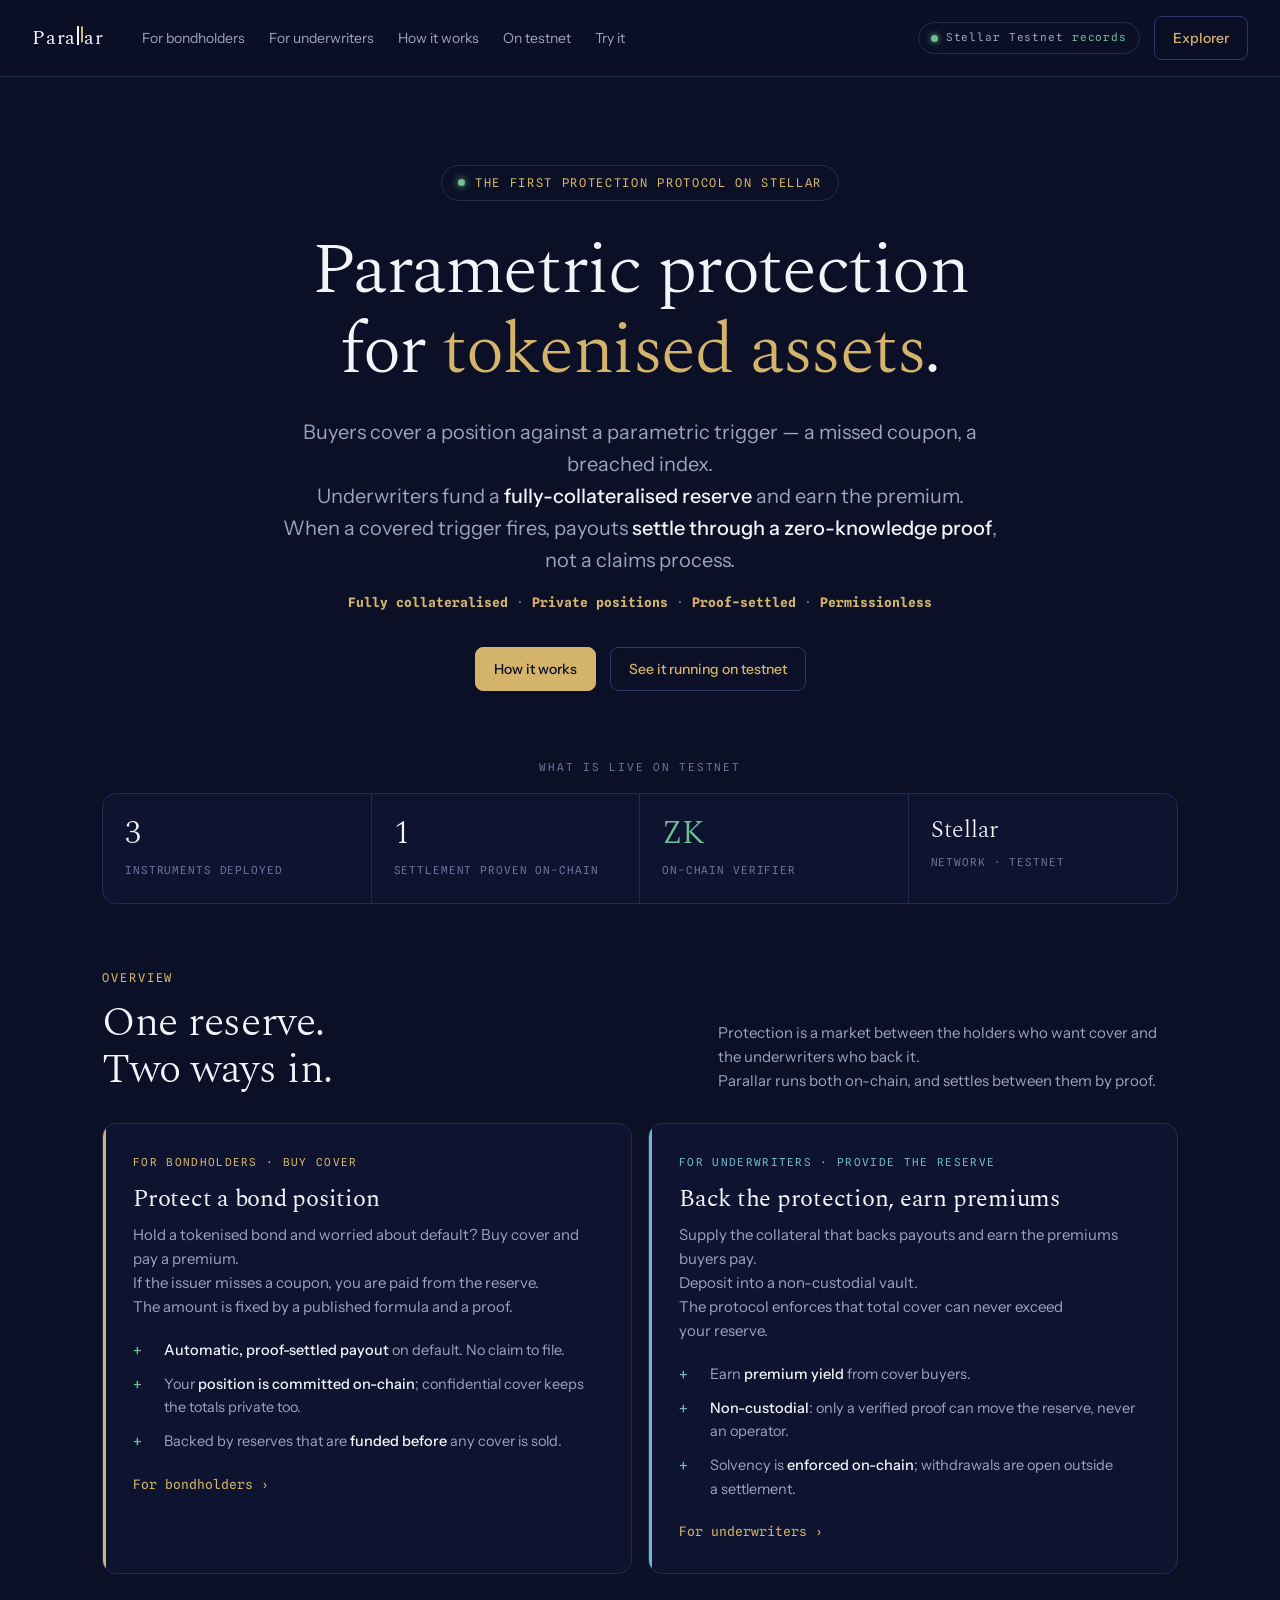
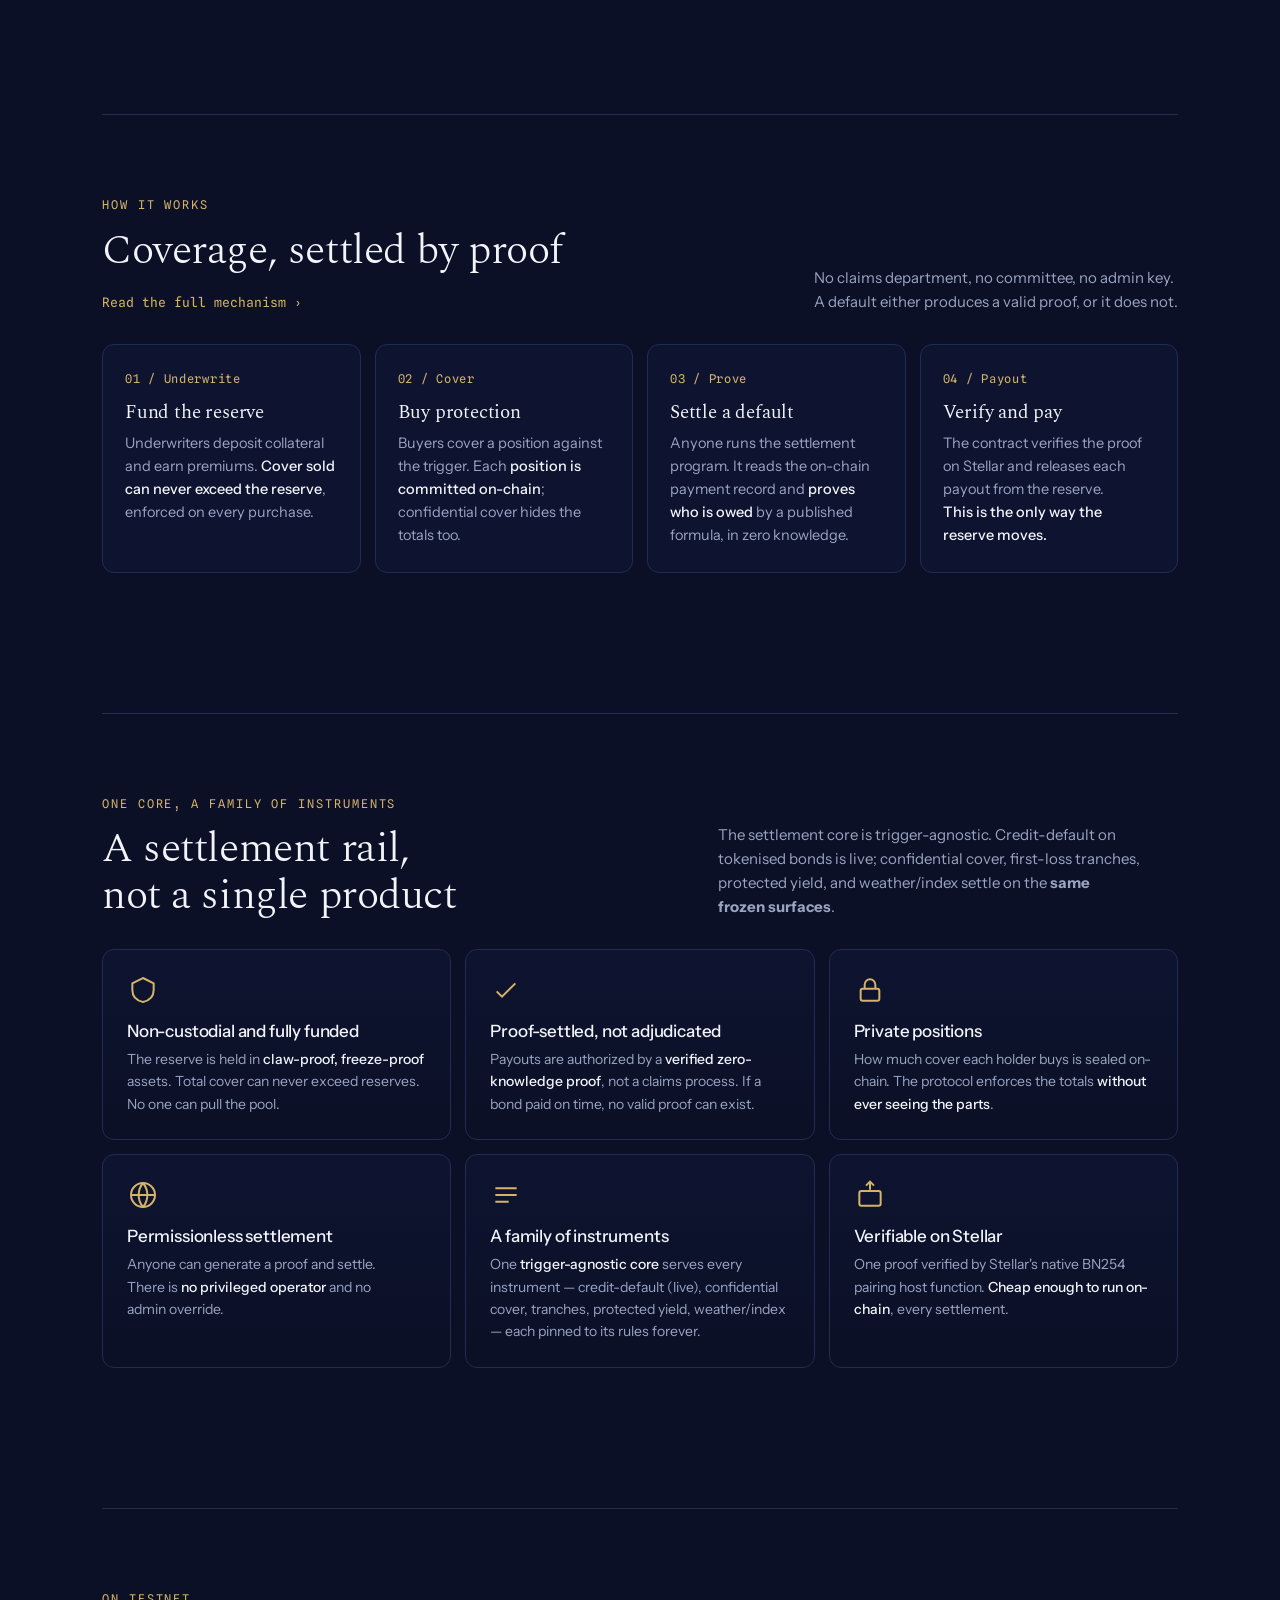
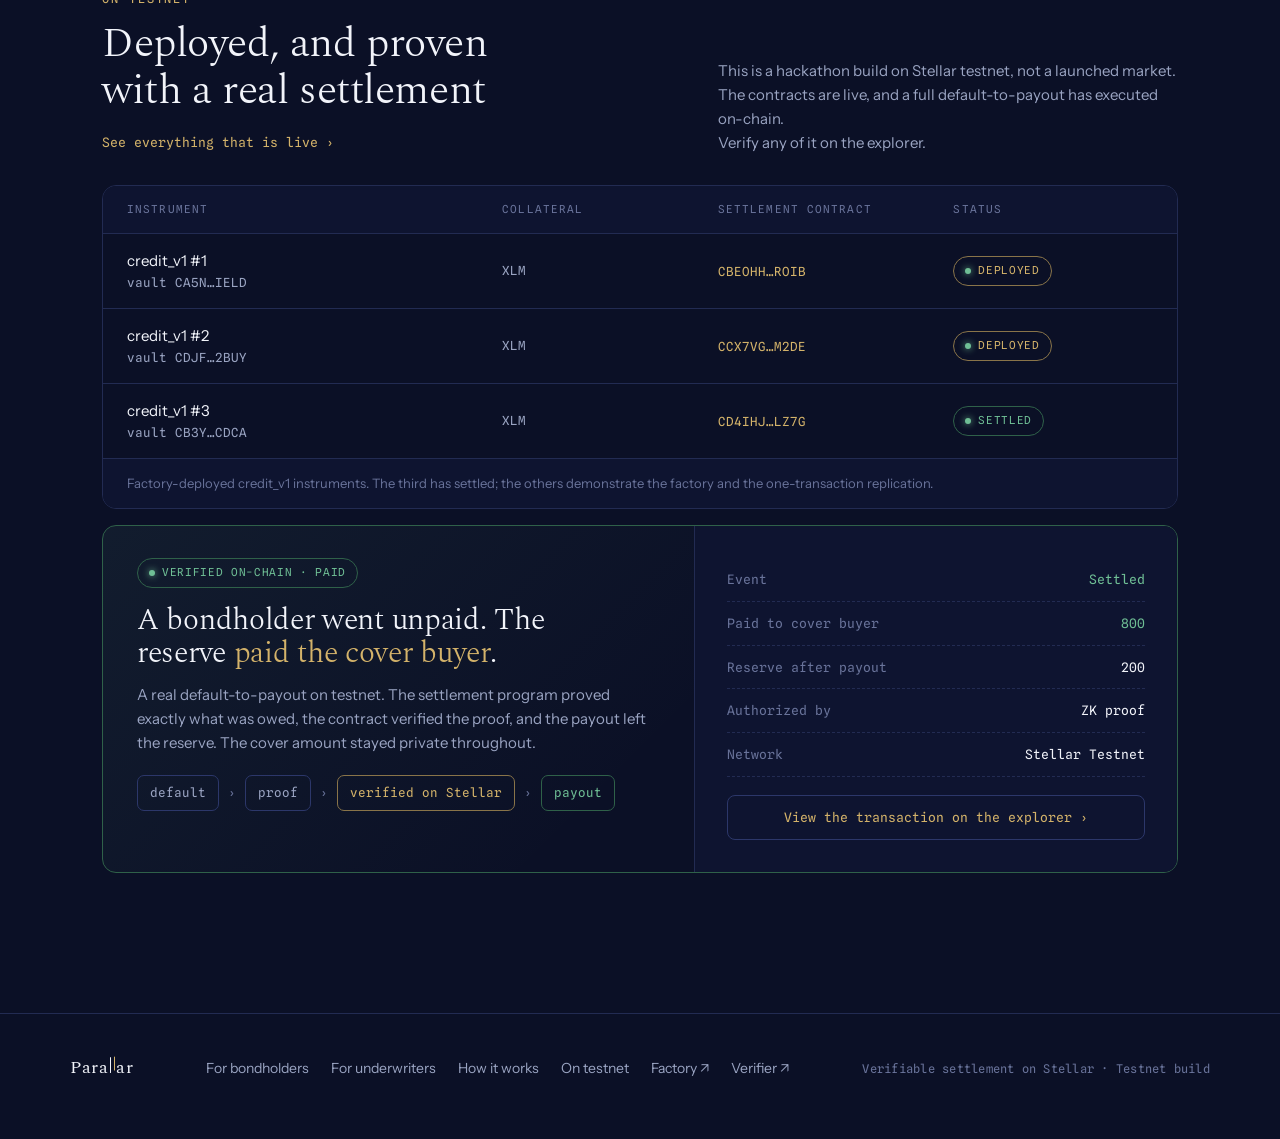
<file: frontend/index.html>
<!DOCTYPE html>
<html lang="en">
<head>
<meta charset="UTF-8">
<meta name="viewport" content="width=device-width, initial-scale=1.0">
<title>Parallar · verifiable parametric protection for tokenised assets, settled by proof</title>
<meta name="description" content="Parallar is a verifiable settlement rail for tokenised-asset risk on Stellar: buyers cover a position against a parametric trigger, underwriters fund a fully-collateralised reserve and earn premiums, and payouts settle through a zero-knowledge proof — not a claims process. Credit-default protection on tokenised bonds is the first instrument, live and proven on testnet.">
<link rel="preconnect" href="https://fonts.googleapis.com">
<link rel="preconnect" href="https://fonts.gstatic.com" crossorigin>
<link href="https://fonts.googleapis.com/css2?family=Spectral:wght@300;400&family=Instrument+Sans:wght@400;500;600&family=Spline+Sans+Mono:wght@400;500&display=swap" rel="stylesheet">
<link rel="stylesheet" href="styles.css">
</head>
<body>
<nav>
  <a class="wordmark" href="index.html">Para<span class="ll"><i></i><i></i></span>ar</a>
  <span class="links">
    <a href="bondholders.html">For bondholders</a>
    <a href="underwriters.html">For underwriters</a>
    <a href="how-it-works.html">How it works</a>
    <a href="testnet.html">On testnet</a>
    <a href="app.html">Try it</a>
  </span>
  <span class="right">
    <span class="netpill"><span class="dot"></span> Stellar Testnet <span id="net-state" style="color:var(--green)">·</span></span>
    <a class="btn ghost" id="nav-explorer" href="#" target="_blank" rel="noopener">Explorer</a>
  </span>
</nav>

<div class="wrap">
  <header class="hero">
    <div class="eyebrow"><span class="dot"></span> The first protection protocol on Stellar</div>
    <h1>Parametric protection for <span class="alt">tokenised assets</span>.</h1>
    <p class="sub">Buyers cover a position against a parametric trigger — a missed coupon, a breached index.<br>
       Underwriters fund a <strong>fully-collateralised reserve</strong> and earn the premium.<br>
       When a covered trigger fires, payouts <strong>settle through a zero-knowledge proof</strong>, not a claims process.</p>
    <p class="tags"><b>Fully collateralised</b> · <b>Private positions</b> · <b>Proof-settled</b> · <b>Permissionless</b></p>
    <div class="hero-cta">
      <a class="btn" href="how-it-works.html">How it works</a>
      <a class="btn ghost" href="testnet.html">See it running on testnet</a>
    </div>
  </header>
</div>

<div class="stats">
  <div class="stats-lab">What is live on testnet</div>
  <div class="stats-grid">
    <div class="stat"><div class="v" id="s-mkts">3</div><div class="k">Instruments deployed</div></div>
    <div class="stat"><div class="v" id="s-settled">1</div><div class="k">Settlement proven on-chain</div></div>
    <div class="stat"><div class="v"><span class="live" id="s-verifier">ZK</span></div><div class="k">On-chain verifier</div></div>
    <div class="stat"><div class="v" style="font-size:24px">Stellar</div><div class="k">Network · Testnet</div></div>
  </div>
</div>

<div class="wrap">
  <section id="sides" class="first">
    <div class="sec-top">
      <div><div class="label">Overview</div><h2>One reserve.<br>Two ways in.</h2></div>
      <p>Protection is a market between the holders who want cover and the underwriters who back it.<br>
         Parallar runs both on-chain, and settles between them by proof.</p>
    </div>
    <div class="sides">
      <div class="side buy">
        <div class="who">For bondholders · Buy cover</div>
        <h3>Protect a bond position</h3>
        <p class="desc">Hold a tokenised bond and worried about default? Buy cover and pay a premium.<br>
           If the issuer misses a coupon, you are paid from the reserve.<br>
           The amount is fixed by a published formula and a proof.</p>
        <ul>
          <li><span class="ck">+</span><span><b>Automatic, proof-settled payout</b> on default. No claim to file.</span></li>
          <li><span class="ck">+</span><span>Your <b>position is committed on-chain</b>; confidential cover keeps the totals private too.</span></li>
          <li><span class="ck">+</span><span>Backed by reserves that are <b>funded before</b> any cover is sold.</span></li>
        </ul>
        <a class="more" href="bondholders.html">For bondholders ›</a>
      </div>
      <div class="side under">
        <div class="who">For underwriters · Provide the reserve</div>
        <h3>Back the protection, earn premiums</h3>
        <p class="desc">Supply the collateral that backs payouts and earn the premiums buyers pay.<br>
           Deposit into a non-custodial vault.<br>
           The protocol enforces that total cover can never exceed your reserve.</p>
        <ul>
          <li><span class="ck">+</span><span>Earn <b>premium yield</b> from cover buyers.</span></li>
          <li><span class="ck">+</span><span><b>Non-custodial</b>: only a verified proof can move the reserve, never an operator.</span></li>
          <li><span class="ck">+</span><span>Solvency is <b>enforced on-chain</b>; withdrawals are open outside a settlement.</span></li>
        </ul>
        <a class="more" href="underwriters.html">For underwriters ›</a>
      </div>
    </div>
  </section>

  <section id="how">
    <div class="sec-top">
      <div>
        <div class="label">How it works</div><h2>Coverage, settled by proof</h2>
        <a class="sec-link" href="how-it-works.html">Read the full mechanism ›</a>
      </div>
      <p>No claims department, no committee, no admin key.<br>
         A default either produces a valid proof, or it does not.</p>
    </div>
    <div class="steps">
      <div class="scard"><div class="n">01 / Underwrite</div><h3>Fund the reserve</h3><p>Underwriters deposit collateral and earn premiums. <b>Cover sold can never exceed the reserve</b>, enforced on every purchase.</p></div>
      <div class="scard"><div class="n">02 / Cover</div><h3>Buy protection</h3><p>Buyers cover a position against the trigger. Each <b>position is committed on-chain</b>; confidential cover hides the totals too.</p></div>
      <div class="scard"><div class="n">03 / Prove</div><h3>Settle a default</h3><p>Anyone runs the settlement program. It reads the on-chain payment record and <b>proves who is owed</b> by a published formula, in zero knowledge.</p></div>
      <div class="scard"><div class="n">04 / Payout</div><h3>Verify and pay</h3><p>The contract verifies the proof on Stellar and releases each payout from the reserve. <b>This is the only way the reserve moves.</b></p></div>
    </div>
  </section>

  <section id="why">
    <div class="sec-top">
      <div><div class="label">One core, a family of instruments</div><h2>A settlement rail, not a single product</h2></div>
      <p>The settlement core is trigger-agnostic. Credit-default on tokenised bonds is live; confidential cover, first-loss tranches, protected yield, and weather/index settle on the <b>same frozen surfaces</b>.</p>
    </div>
    <div class="feats">
      <div class="feat"><svg class="ic" viewBox="0 0 24 24" fill="none" stroke="currentColor" stroke-width="1.5"><path d="M12 3l8 4v5c0 5-3.5 8-8 9-4.5-1-8-4-8-9V7z"/></svg><h3>Non-custodial and fully funded</h3><p>The reserve is held in <b>claw-proof, freeze-proof</b> assets. Total cover can never exceed reserves. No one can pull the pool.</p></div>
      <div class="feat"><svg class="ic" viewBox="0 0 24 24" fill="none" stroke="currentColor" stroke-width="1.5"><path d="M5 13l4 4L19 7"/></svg><h3>Proof-settled, not adjudicated</h3><p>Payouts are authorized by a <b>verified zero-knowledge proof</b>, not a claims process. If a bond paid on time, no valid proof can exist.</p></div>
      <div class="feat"><svg class="ic" viewBox="0 0 24 24" fill="none" stroke="currentColor" stroke-width="1.5"><rect x="5" y="11" width="14" height="9" rx="1.5"/><path d="M8 11V8a4 4 0 018 0v3"/></svg><h3>Private positions</h3><p>How much cover each holder buys is sealed on-chain. The protocol enforces the totals <b>without ever seeing the parts</b>.</p></div>
      <div class="feat"><svg class="ic" viewBox="0 0 24 24" fill="none" stroke="currentColor" stroke-width="1.5"><circle cx="12" cy="12" r="9"/><path d="M3 12h18M12 3a14 14 0 010 18M12 3a14 14 0 000 18"/></svg><h3>Permissionless settlement</h3><p>Anyone can generate a proof and settle. There is <b>no privileged operator</b> and no admin override.</p></div>
      <div class="feat"><svg class="ic" viewBox="0 0 24 24" fill="none" stroke="currentColor" stroke-width="1.5"><path d="M4 7h16M4 12h16M4 17h10"/></svg><h3>A family of instruments</h3><p>One <b>trigger-agnostic core</b> serves every instrument — credit-default (live), confidential cover, tranches, protected yield, weather/index — each pinned to its rules forever.</p></div>
      <div class="feat"><svg class="ic" viewBox="0 0 24 24" fill="none" stroke="currentColor" stroke-width="1.5"><path d="M12 2v6M9 5l3-3 3 3"/><rect x="4" y="9" width="16" height="11" rx="1.5"/></svg><h3>Verifiable on Stellar</h3><p>One proof verified by Stellar's native BN254 pairing host function. <b>Cheap enough to run on-chain</b>, every settlement.</p></div>
    </div>
  </section>

  <section id="testnet">
    <div class="sec-top">
      <div>
        <div class="label">On testnet</div><h2>Deployed, and proven with a real settlement</h2>
        <a class="sec-link" href="testnet.html">See everything that is live ›</a>
      </div>
      <p>This is a hackathon build on Stellar testnet, not a launched market.<br>
         The contracts are live, and a full default-to-payout has executed on-chain.<br>
         Verify any of it on the explorer.</p>
    </div>
    <div class="dep">
      <div class="dep-head"><div>Instrument</div><div>Collateral</div><div>Settlement contract</div><div>Status</div></div>
      <div id="dep-rows"></div>
      <div class="dep-note" id="dep-note">Factory-deployed credit_v1 instruments. The third has settled; the others demonstrate the factory and the one-transaction replication.</div>
    </div>

    <div class="settle">
      <div class="left">
        <span class="tag settled"><span class="dot"></span> Verified on-chain · paid</span>
        <h3>A bondholder went unpaid. The reserve <span class="alt">paid the cover buyer</span>.</h3>
        <p>A real default-to-payout on testnet. The settlement program proved exactly what was owed, the contract verified the proof, and the payout left the reserve. The cover amount stayed private throughout.</p>
        <div class="pipe">
          <span class="n">default</span><span class="a">›</span>
          <span class="n">proof</span><span class="a">›</span>
          <span class="n hot">verified on Stellar</span><span class="a">›</span>
          <span class="n paid">payout</span>
        </div>
      </div>
      <div class="right rcpt">
        <div class="row"><span class="k">Event</span><span class="vv g">Settled</span></div>
        <div class="row"><span class="k">Paid to cover buyer</span><span class="vv g" id="r-payout">800</span></div>
        <div class="row"><span class="k">Reserve after payout</span><span class="vv" id="r-reserve">200</span></div>
        <div class="row"><span class="k">Authorized by</span><span class="vv">ZK proof</span></div>
        <div class="row"><span class="k">Network</span><span class="vv">Stellar Testnet</span></div>
        <a class="txbtn" id="r-tx" href="#" target="_blank" rel="noopener">View the transaction on the explorer ›</a>
      </div>
    </div>
  </section>
</div>

<footer>
  <div class="foot-grid">
    <a class="wordmark" href="index.html" style="font-size:18px">Para<span class="ll"><i></i><i></i></span>ar</a>
    <div class="foot-links">
      <a href="bondholders.html">For bondholders</a>
      <a href="underwriters.html">For underwriters</a>
      <a href="how-it-works.html">How it works</a>
      <a href="testnet.html">On testnet</a>
      <a id="f-factory" href="#" target="_blank" rel="noopener">Factory ↗</a>
      <a id="f-verifier" href="#" target="_blank" rel="noopener">Verifier ↗</a>
    </div>
    <span class="mono">Verifiable settlement on Stellar · Testnet build</span>
  </div>
</footer>

<script type="module" src="app.js"></script>
</body>
</html>
</file>
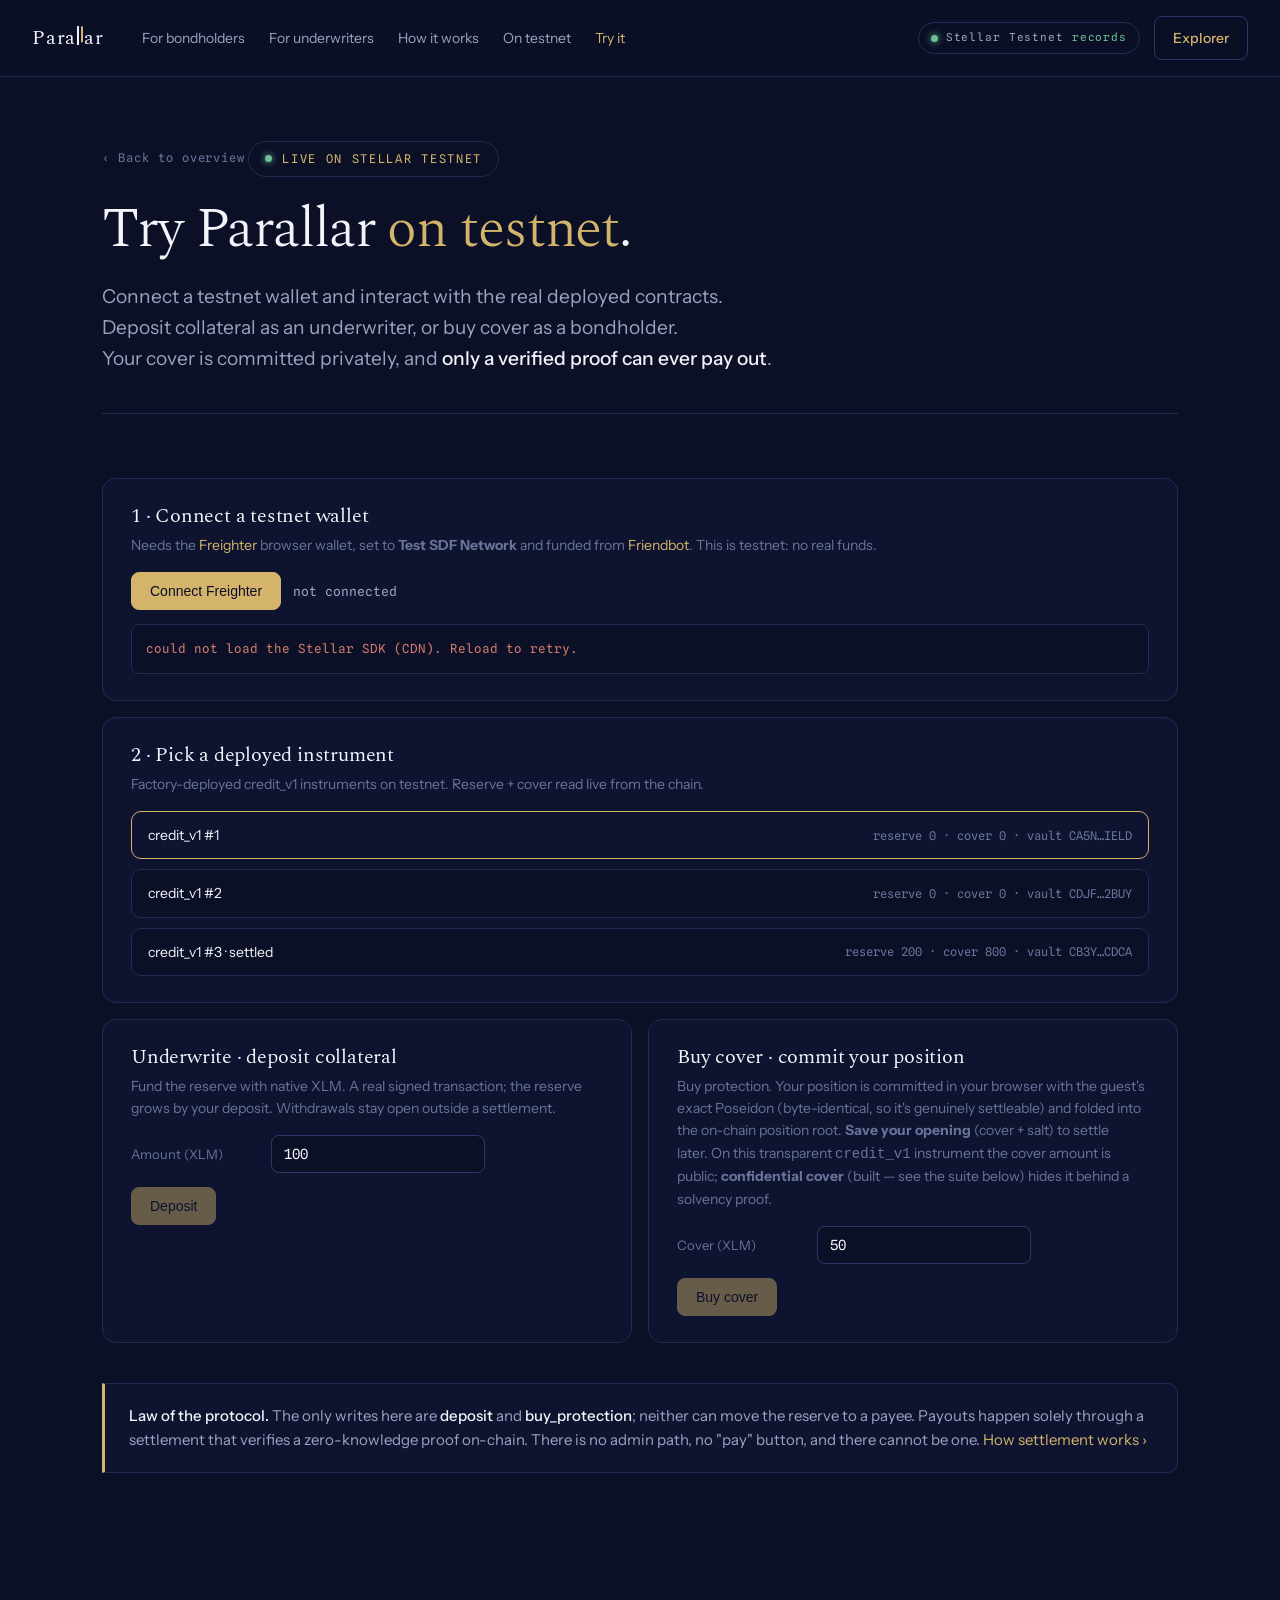
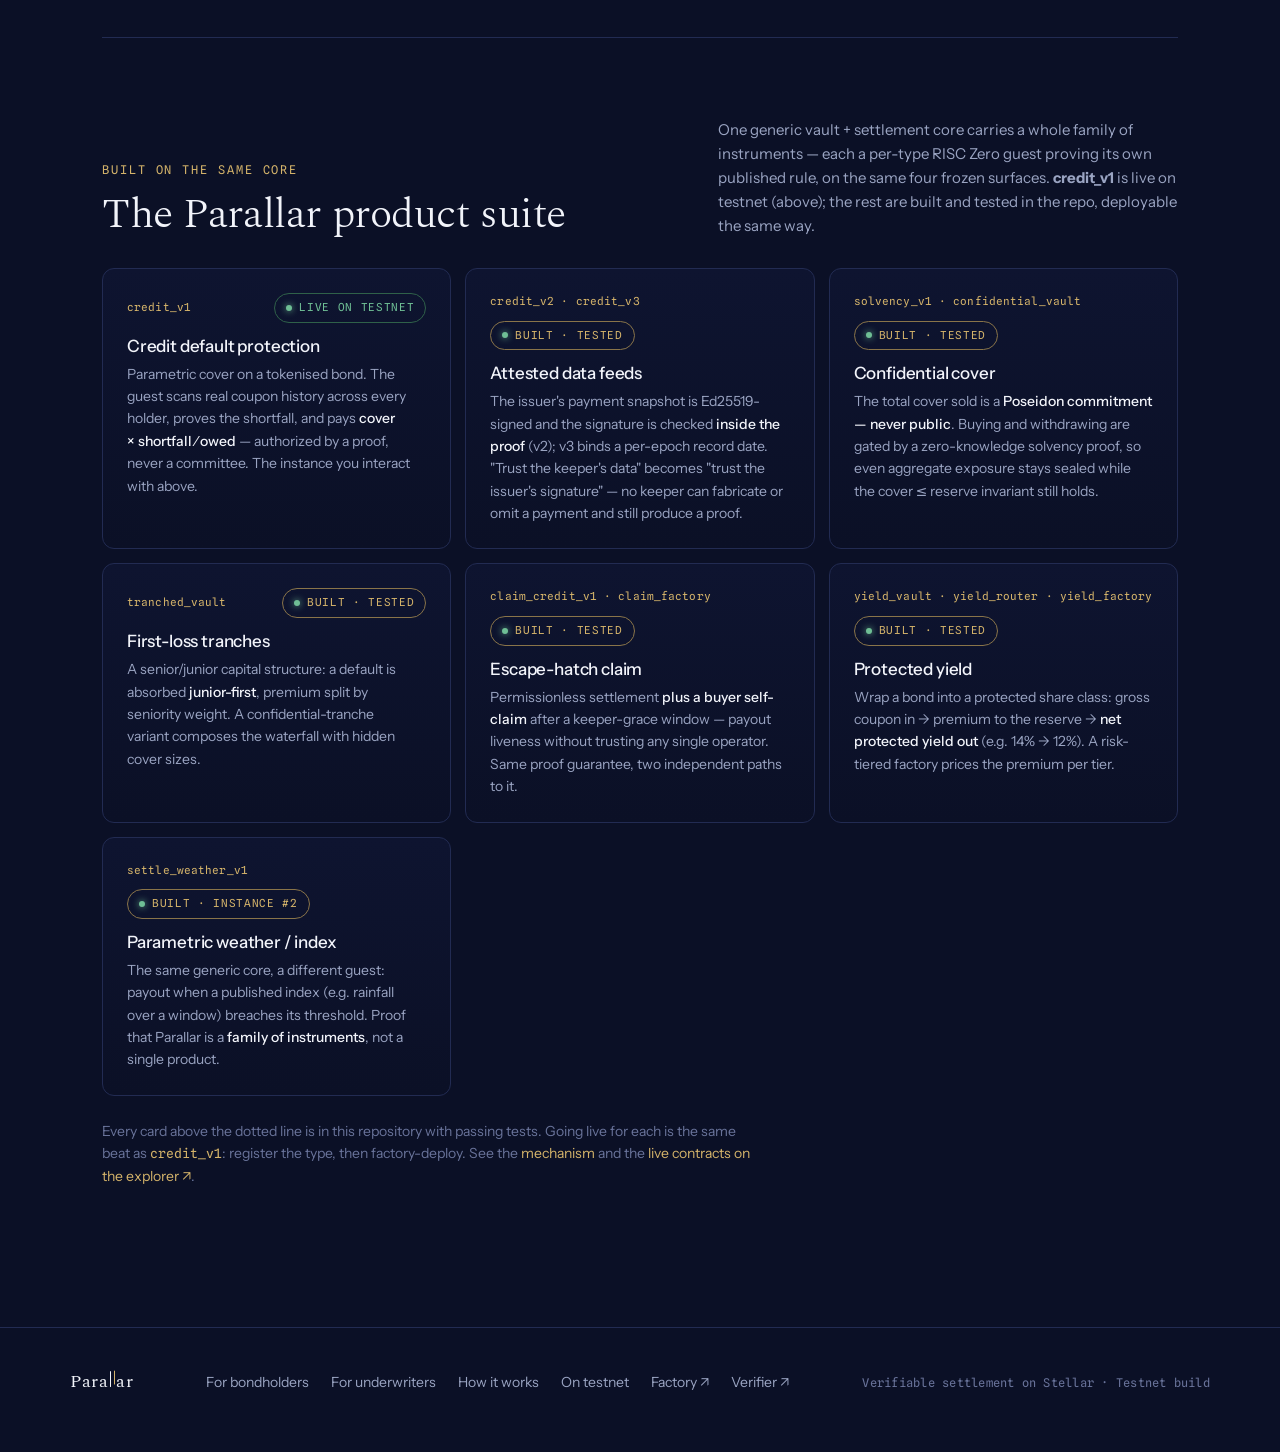
<file: frontend/app.html>
<!DOCTYPE html>
<html lang="en">
<head>
<meta charset="UTF-8">
<meta name="viewport" content="width=device-width, initial-scale=1.0">
<title>Try it on testnet · Parallar</title>
<meta name="description" content="Interact with Parallar on Stellar testnet: connect a Freighter wallet, deposit collateral as an underwriter, and buy cover as a bondholder (your position committed privately). Only a verified proof can ever pay out.">
<link rel="preconnect" href="https://fonts.googleapis.com">
<link rel="preconnect" href="https://fonts.gstatic.com" crossorigin>
<link href="https://fonts.googleapis.com/css2?family=Spectral:wght@300;400&family=Instrument+Sans:wght@400;500;600&family=Spline+Sans+Mono:wght@400;500&display=swap" rel="stylesheet">
<link rel="stylesheet" href="styles.css">
</head>
<body>
<nav>
  <a class="wordmark" href="index.html">Para<span class="ll"><i></i><i></i></span>ar</a>
  <span class="links">
    <a href="bondholders.html">For bondholders</a>
    <a href="underwriters.html">For underwriters</a>
    <a href="how-it-works.html">How it works</a>
    <a href="testnet.html">On testnet</a>
    <a href="app.html" class="active">Try it</a>
  </span>
  <span class="right">
    <span class="netpill"><span class="dot"></span> Stellar Testnet <span id="net-state" style="color:var(--green)">·</span></span>
    <a class="btn ghost" id="nav-explorer" href="#" target="_blank" rel="noopener">Explorer</a>
  </span>
</nav>

<div class="wrap">
  <header class="page-hero">
    <a class="backlink" href="index.html">‹ Back to overview</a>
    <div class="eyebrow"><span class="dot"></span> Live on Stellar testnet</div>
    <h1>Try Parallar <span class="alt">on testnet</span>.</h1>
    <p class="lead">Connect a testnet wallet and interact with the real deployed contracts.<br>
       Deposit collateral as an underwriter, or buy cover as a bondholder.<br>
       Your cover is committed privately, and <strong>only a verified proof can ever pay out</strong>.</p>
  </header>

  <section class="first">
    <div class="panel">
      <h3>1 · Connect a testnet wallet</h3>
      <p class="hint">Needs the <a href="https://www.freighter.app/" target="_blank" rel="noopener">Freighter</a> browser wallet, set to <b>Test SDF Network</b> and funded from <a href="https://friendbot.stellar.org" target="_blank" rel="noopener">Friendbot</a>. This is testnet: no real funds.</p>
      <div class="wstate">
        <button class="btn" id="connect">Connect Freighter</button>
        <span id="wallet">not connected</span>
      </div>
      <div class="out" id="wallet-out"></div>
    </div>

    <div class="panel">
      <h3>2 · Pick a deployed instrument</h3>
      <p class="hint">Factory-deployed credit_v1 instruments on testnet. Reserve + cover read live from the chain.</p>
      <div class="picker" id="picker"></div>
    </div>

    <div class="actions2">
      <div class="panel under">
        <h3>Underwrite · deposit collateral</h3>
        <p class="hint">Fund the reserve with native XLM. A real signed transaction; the reserve grows by your deposit. Withdrawals stay open outside a settlement.</p>
        <div class="field">
          <label for="dep-amt">Amount (XLM)</label>
          <input id="dep-amt" type="number" min="1" step="1" value="100" inputmode="numeric">
        </div>
        <button class="btn" id="deposit" disabled>Deposit</button>
        <div class="out" id="deposit-out"></div>
      </div>

      <div class="panel buy">
        <h3>Buy cover · commit your position</h3>
        <p class="hint">Buy protection. Your position is committed in your browser with the guest's exact Poseidon (byte-identical, so it's genuinely settleable) and folded into the on-chain position root. <b>Save your opening</b> (cover + salt) to settle later. On this transparent <code>credit_v1</code> instrument the cover amount is public; <b>confidential cover</b> (built — see the suite below) hides it behind a solvency proof.</p>
        <div class="field">
          <label for="cov-amt">Cover (XLM)</label>
          <input id="cov-amt" type="number" min="1" step="1" value="50" inputmode="numeric">
        </div>
        <button class="btn" id="buy" disabled>Buy cover</button>
        <div class="out" id="buy-out"></div>
      </div>
    </div>

    <div class="callout"><b>Law of the protocol.</b> The only writes here are <b>deposit</b> and <b>buy_protection</b>; neither can move the reserve to a payee. Payouts happen solely through a settlement that verifies a zero-knowledge proof on-chain. There is no admin path, no "pay" button, and there cannot be one. <a href="how-it-works.html">How settlement works ›</a></div>
  </section>

  <section>
    <div class="sec-top">
      <div>
        <div class="label">Built on the same core</div>
        <h2>The Parallar product suite</h2>
      </div>
      <p>One generic vault + settlement core carries a whole family of instruments — each a per-type RISC&nbsp;Zero guest proving its own published rule, on the same four frozen surfaces. <b>credit_v1</b> is live on testnet (above); the rest are built and tested in the repo, deployable the same way.</p>
    </div>

    <div class="feats prod-grid">
      <div class="feat prod">
        <div class="prod-top"><code class="prod-id">credit_v1</code><span class="tag settled"><span class="dot"></span> Live on testnet</span></div>
        <h3>Credit default protection</h3>
        <p>Parametric cover on a tokenised bond. The guest scans real coupon history across every holder, proves the shortfall, and pays <b>cover × shortfall ⁄ owed</b> — authorized by a proof, never a committee. The instance you interact with above.</p>
      </div>

      <div class="feat prod">
        <div class="prod-top"><code class="prod-id">credit_v2 · credit_v3</code><span class="tag built"><span class="dot"></span> Built · tested</span></div>
        <h3>Attested data feeds</h3>
        <p>The issuer's payment snapshot is Ed25519-signed and the signature is checked <b>inside the proof</b> (v2); v3 binds a per-epoch record date. "Trust the keeper's data" becomes "trust the issuer's signature" — no keeper can fabricate or omit a payment and still produce a proof.</p>
      </div>

      <div class="feat prod">
        <div class="prod-top"><code class="prod-id">solvency_v1 · confidential_vault</code><span class="tag built"><span class="dot"></span> Built · tested</span></div>
        <h3>Confidential cover</h3>
        <p>The total cover sold is a <b>Poseidon commitment — never public</b>. Buying and withdrawing are gated by a zero-knowledge solvency proof, so even aggregate exposure stays sealed while the cover&nbsp;≤&nbsp;reserve invariant still holds.</p>
      </div>

      <div class="feat prod">
        <div class="prod-top"><code class="prod-id">tranched_vault</code><span class="tag built"><span class="dot"></span> Built · tested</span></div>
        <h3>First-loss tranches</h3>
        <p>A senior/junior capital structure: a default is absorbed <b>junior-first</b>, premium split by seniority weight. A confidential-tranche variant composes the waterfall with hidden cover sizes.</p>
      </div>

      <div class="feat prod">
        <div class="prod-top"><code class="prod-id">claim_credit_v1 · claim_factory</code><span class="tag built"><span class="dot"></span> Built · tested</span></div>
        <h3>Escape-hatch claim</h3>
        <p>Permissionless settlement <b>plus a buyer self-claim</b> after a keeper-grace window — payout liveness without trusting any single operator. Same proof guarantee, two independent paths to it.</p>
      </div>

      <div class="feat prod">
        <div class="prod-top"><code class="prod-id">yield_vault · yield_router · yield_factory</code><span class="tag built"><span class="dot"></span> Built · tested</span></div>
        <h3>Protected yield</h3>
        <p>Wrap a bond into a protected share class: gross coupon in → premium to the reserve → <b>net protected yield out</b> (e.g. 14%&nbsp;→&nbsp;12%). A risk-tiered factory prices the premium per tier.</p>
      </div>

      <div class="feat prod">
        <div class="prod-top"><code class="prod-id">settle_weather_v1</code><span class="tag built"><span class="dot"></span> Built · instance #2</span></div>
        <h3>Parametric weather / index</h3>
        <p>The same generic core, a different guest: payout when a published index (e.g. rainfall over a window) breaches its threshold. Proof that Parallar is a <b>family of instruments</b>, not a single product.</p>
      </div>
    </div>

    <p class="prod-foot">Every card above the dotted line is in this repository with passing tests. Going live for each is the same beat as <code>credit_v1</code>: register the type, then factory-deploy. See the <a href="how-it-works.html">mechanism</a> and the <a id="prod-explorer" href="#" target="_blank" rel="noopener">live contracts on the explorer ↗</a>.</p>
  </section>
</div>

<footer>
  <div class="foot-grid">
    <a class="wordmark" href="index.html" style="font-size:18px">Para<span class="ll"><i></i><i></i></span>ar</a>
    <div class="foot-links">
      <a href="bondholders.html">For bondholders</a>
      <a href="underwriters.html">For underwriters</a>
      <a href="how-it-works.html">How it works</a>
      <a href="testnet.html">On testnet</a>
      <a id="f-factory" href="#" target="_blank" rel="noopener">Factory ↗</a>
      <a id="f-verifier" href="#" target="_blank" rel="noopener">Verifier ↗</a>
    </div>
    <span class="mono">Verifiable settlement on Stellar · Testnet build</span>
  </div>
</footer>

<script type="module" src="dapp.js"></script>
</body>
</html>
</file>
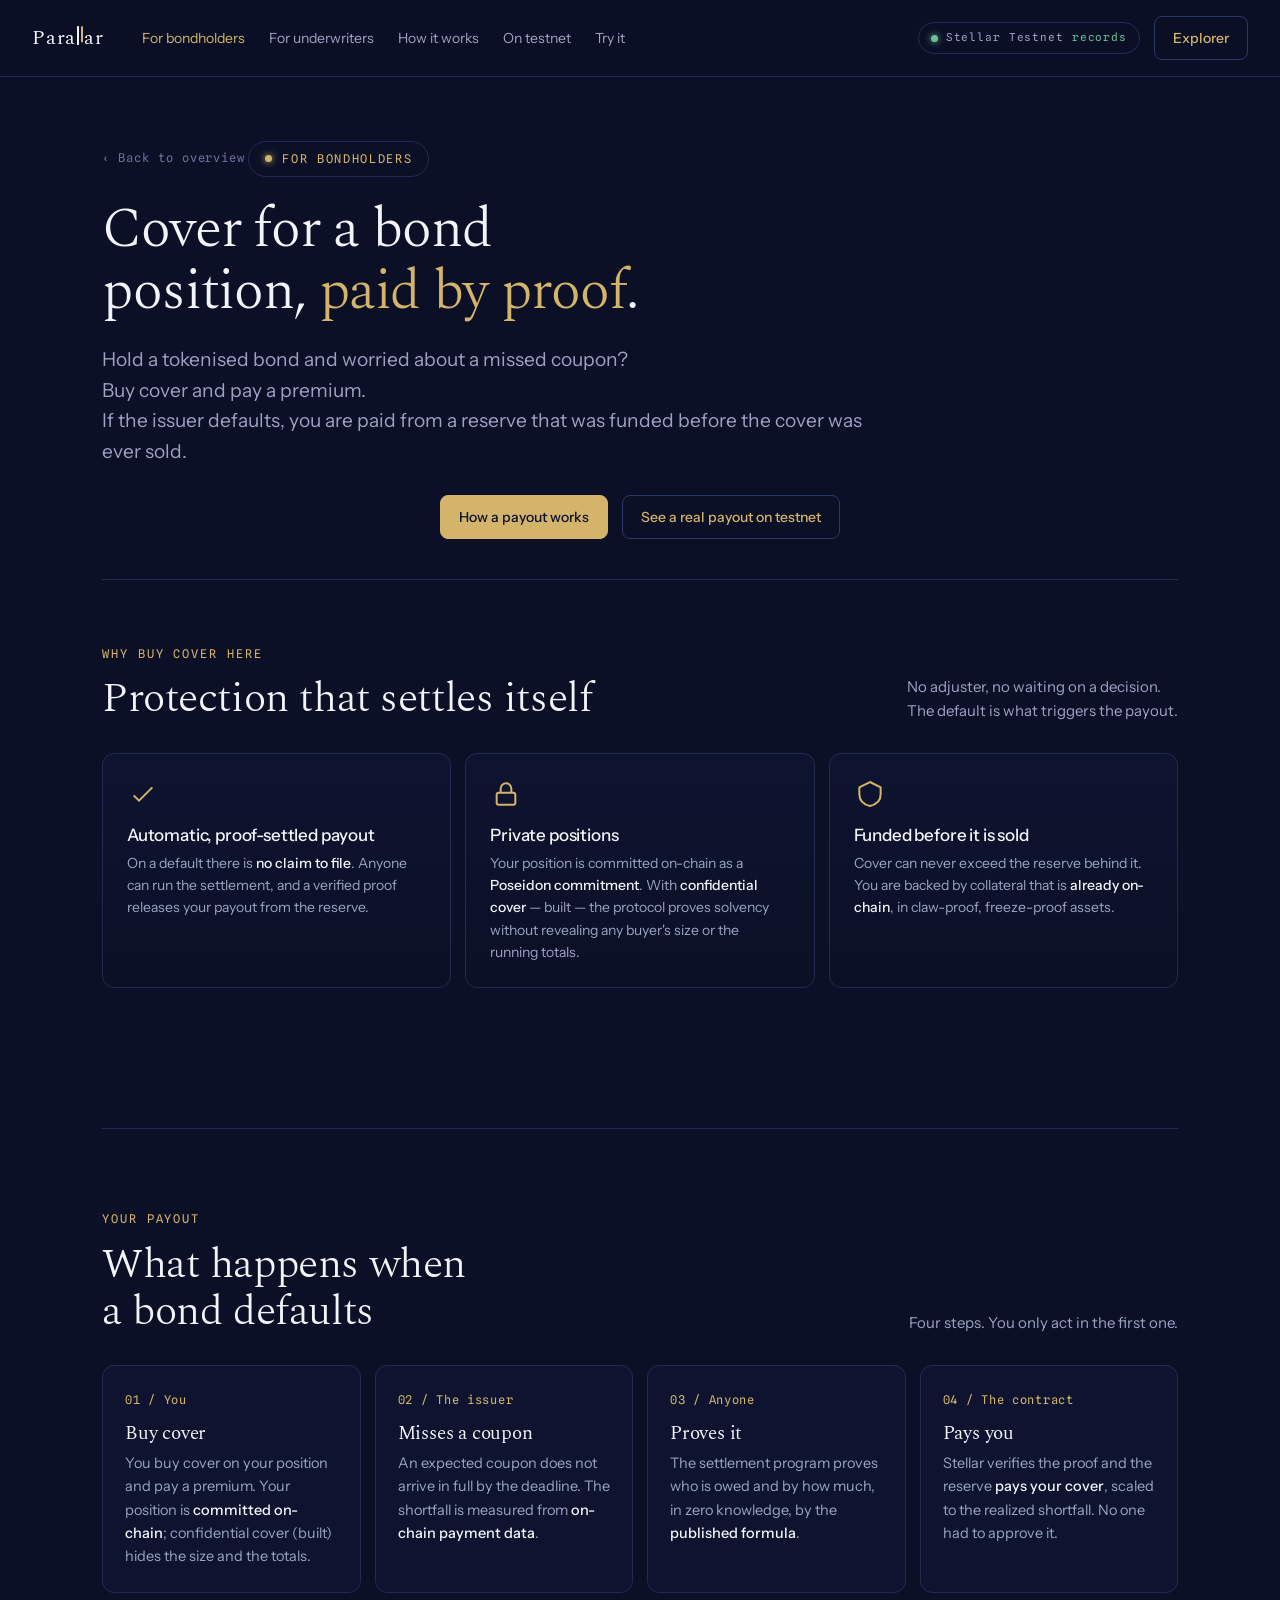
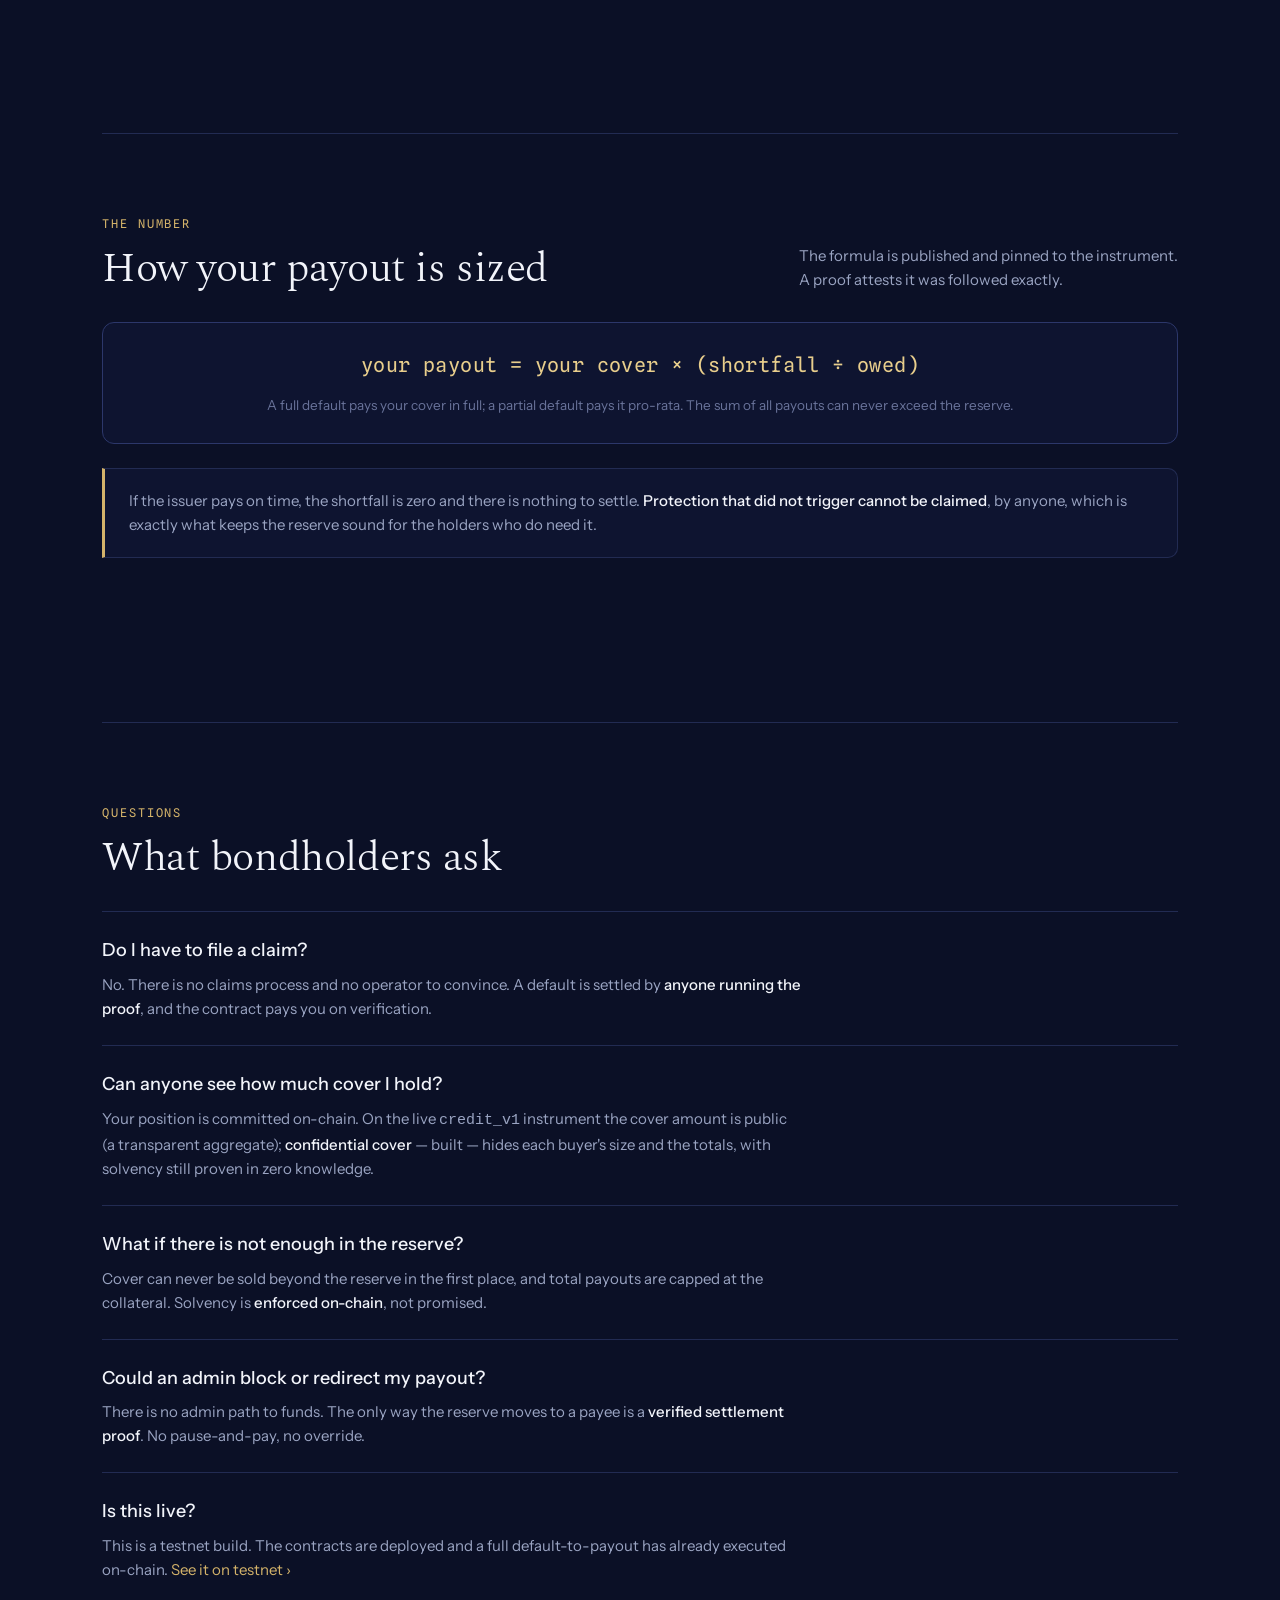
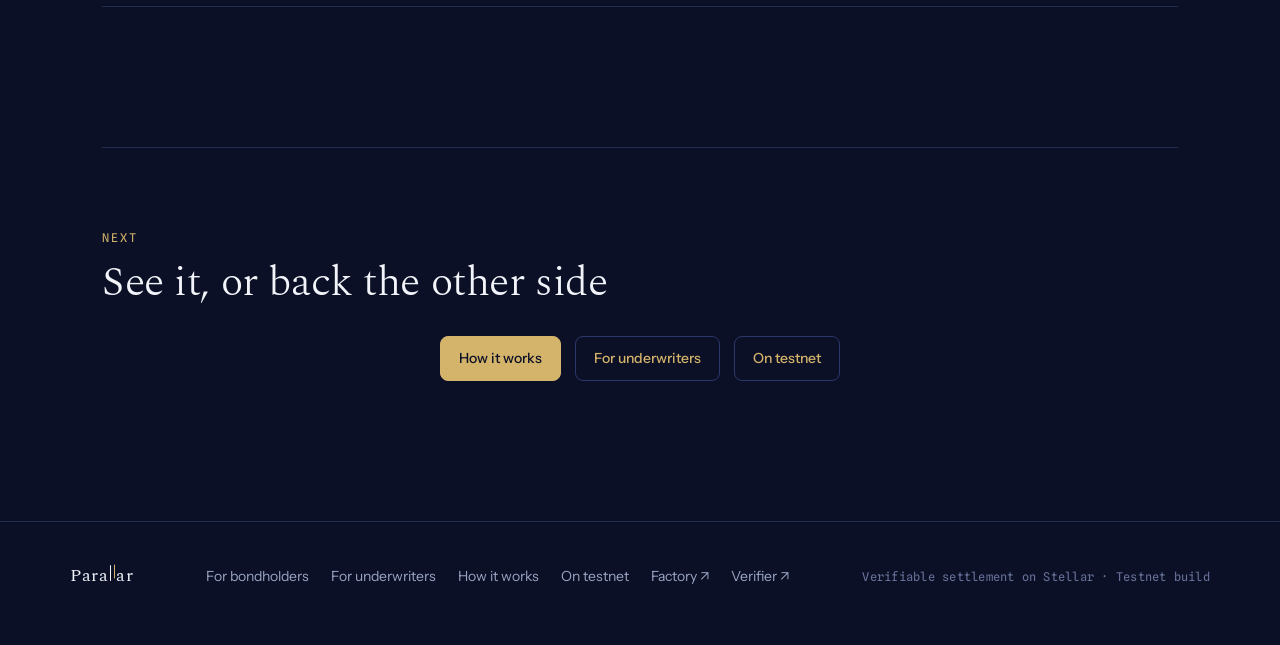
<file: frontend/bondholders.html>
<!DOCTYPE html>
<html lang="en">
<head>
<meta charset="UTF-8">
<meta name="viewport" content="width=device-width, initial-scale=1.0">
<title>For bondholders · Parallar</title>
<meta name="description" content="Buy cover on a tokenised bond position with Parallar. If the issuer defaults, you are paid from a pre-funded reserve through a zero-knowledge proof, not a claims process. Each position is committed on-chain; confidential cover keeps buyers' sizes private.">
<link rel="preconnect" href="https://fonts.googleapis.com">
<link rel="preconnect" href="https://fonts.gstatic.com" crossorigin>
<link href="https://fonts.googleapis.com/css2?family=Spectral:wght@300;400&family=Instrument+Sans:wght@400;500;600&family=Spline+Sans+Mono:wght@400;500&display=swap" rel="stylesheet">
<link rel="stylesheet" href="styles.css">
</head>
<body>
<nav>
  <a class="wordmark" href="index.html">Para<span class="ll"><i></i><i></i></span>ar</a>
  <span class="links">
    <a href="bondholders.html" class="active">For bondholders</a>
    <a href="underwriters.html">For underwriters</a>
    <a href="how-it-works.html">How it works</a>
    <a href="testnet.html">On testnet</a>
    <a href="app.html">Try it</a>
  </span>
  <span class="right">
    <span class="netpill"><span class="dot"></span> Stellar Testnet <span id="net-state" style="color:var(--green)">·</span></span>
    <a class="btn ghost" id="nav-explorer" href="#" target="_blank" rel="noopener">Explorer</a>
  </span>
</nav>

<div class="wrap">
  <header class="page-hero">
    <a class="backlink" href="index.html">‹ Back to overview</a>
    <div class="eyebrow"><span class="dot" style="background:var(--brass);box-shadow:0 0 7px var(--brass)"></span> For bondholders</div>
    <h1>Cover for a bond position, <span class="alt">paid by proof</span>.</h1>
    <p class="lead">Hold a tokenised bond and worried about a missed coupon?<br>
       Buy cover and pay a premium.<br>
       If the issuer defaults, you are paid from a reserve that was funded before the cover was ever sold.</p>
    <div class="hero-cta" style="margin-top:28px">
      <a class="btn" href="how-it-works.html">How a payout works</a>
      <a class="btn ghost" href="testnet.html">See a real payout on testnet</a>
    </div>
  </header>

  <section class="first">
    <div class="sec-top"><div><div class="label">Why buy cover here</div><h2>Protection that settles itself</h2></div>
      <p>No adjuster, no waiting on a decision.<br>
         The default is what triggers the payout.</p>
    </div>
    <div class="feats">
      <div class="feat"><svg class="ic" viewBox="0 0 24 24" fill="none" stroke="currentColor" stroke-width="1.5"><path d="M5 13l4 4L19 7"/></svg><h3>Automatic, proof-settled payout</h3><p>On a default there is <b>no claim to file</b>. Anyone can run the settlement, and a verified proof releases your payout from the reserve.</p></div>
      <div class="feat"><svg class="ic" viewBox="0 0 24 24" fill="none" stroke="currentColor" stroke-width="1.5"><rect x="5" y="11" width="14" height="9" rx="1.5"/><path d="M8 11V8a4 4 0 018 0v3"/></svg><h3>Private positions</h3><p>Your position is committed on-chain as a <b>Poseidon commitment</b>. With <b>confidential cover</b> — built — the protocol proves solvency without revealing any buyer's size or the running totals.</p></div>
      <div class="feat"><svg class="ic" viewBox="0 0 24 24" fill="none" stroke="currentColor" stroke-width="1.5"><path d="M12 3l8 4v5c0 5-3.5 8-8 9-4.5-1-8-4-8-9V7z"/></svg><h3>Funded before it is sold</h3><p>Cover can never exceed the reserve behind it. You are backed by collateral that is <b>already on-chain</b>, in claw-proof, freeze-proof assets.</p></div>
    </div>
  </section>

  <section>
    <div class="sec-top"><div><div class="label">Your payout</div><h2>What happens when a bond defaults</h2></div>
      <p>Four steps. You only act in the first one.</p>
    </div>
    <div class="steps">
      <div class="scard"><div class="n">01 / You</div><h3>Buy cover</h3><p>You buy cover on your position and pay a premium. Your position is <b>committed on-chain</b>; confidential cover (built) hides the size and the totals.</p></div>
      <div class="scard"><div class="n">02 / The issuer</div><h3>Misses a coupon</h3><p>An expected coupon does not arrive in full by the deadline. The shortfall is measured from <b>on-chain payment data</b>.</p></div>
      <div class="scard"><div class="n">03 / Anyone</div><h3>Proves it</h3><p>The settlement program proves who is owed and by how much, in zero knowledge, by the <b>published formula</b>.</p></div>
      <div class="scard"><div class="n">04 / The contract</div><h3>Pays you</h3><p>Stellar verifies the proof and the reserve <b>pays your cover</b>, scaled to the realized shortfall. No one had to approve it.</p></div>
    </div>
  </section>

  <section>
    <div class="sec-top"><div><div class="label">The number</div><h2>How your payout is sized</h2></div>
      <p>The formula is published and pinned to the instrument.<br>
         A proof attests it was followed exactly.</p>
    </div>
    <div class="formula">
      <div class="eq">your payout = your cover × (shortfall ÷ owed)</div>
      <div class="cap">A full default pays your cover in full; a partial default pays it pro-rata. The sum of all payouts can never exceed the reserve.</div>
    </div>
    <div class="callout">If the issuer pays on time, the shortfall is zero and there is nothing to settle. <b>Protection that did not trigger cannot be claimed</b>, by anyone, which is exactly what keeps the reserve sound for the holders who do need it.</div>
  </section>

  <section>
    <div class="sec-top"><div><div class="label">Questions</div><h2>What bondholders ask</h2></div></div>
    <div class="qa">
      <div class="item"><div class="q">Do I have to file a claim?</div><div class="a">No. There is no claims process and no operator to convince. A default is settled by <b>anyone running the proof</b>, and the contract pays you on verification.</div></div>
      <div class="item"><div class="q">Can anyone see how much cover I hold?</div><div class="a">Your position is committed on-chain. On the live <code>credit_v1</code> instrument the cover amount is public (a transparent aggregate); <b>confidential cover</b> — built — hides each buyer's size and the totals, with solvency still proven in zero knowledge.</div></div>
      <div class="item"><div class="q">What if there is not enough in the reserve?</div><div class="a">Cover can never be sold beyond the reserve in the first place, and total payouts are capped at the collateral. Solvency is <b>enforced on-chain</b>, not promised.</div></div>
      <div class="item"><div class="q">Could an admin block or redirect my payout?</div><div class="a">There is no admin path to funds. The only way the reserve moves to a payee is a <b>verified settlement proof</b>. No pause-and-pay, no override.</div></div>
      <div class="item"><div class="q">Is this live?</div><div class="a">This is a testnet build. The contracts are deployed and a full default-to-payout has already executed on-chain. <a href="testnet.html">See it on testnet ›</a></div></div>
    </div>
  </section>

  <section>
    <div class="sec-top"><div><div class="label">Next</div><h2>See it, or back the other side</h2></div></div>
    <div class="hero-cta">
      <a class="btn" href="how-it-works.html">How it works</a>
      <a class="btn ghost" href="underwriters.html">For underwriters</a>
      <a class="btn ghost" href="testnet.html">On testnet</a>
    </div>
  </section>
</div>

<footer>
  <div class="foot-grid">
    <a class="wordmark" href="index.html" style="font-size:18px">Para<span class="ll"><i></i><i></i></span>ar</a>
    <div class="foot-links">
      <a href="bondholders.html">For bondholders</a>
      <a href="underwriters.html">For underwriters</a>
      <a href="how-it-works.html">How it works</a>
      <a href="testnet.html">On testnet</a>
      <a id="f-factory" href="#" target="_blank" rel="noopener">Factory ↗</a>
      <a id="f-verifier" href="#" target="_blank" rel="noopener">Verifier ↗</a>
    </div>
    <span class="mono">Verifiable settlement on Stellar · Testnet build</span>
  </div>
</footer>

<script type="module" src="app.js"></script>
</body>
</html>
</file>
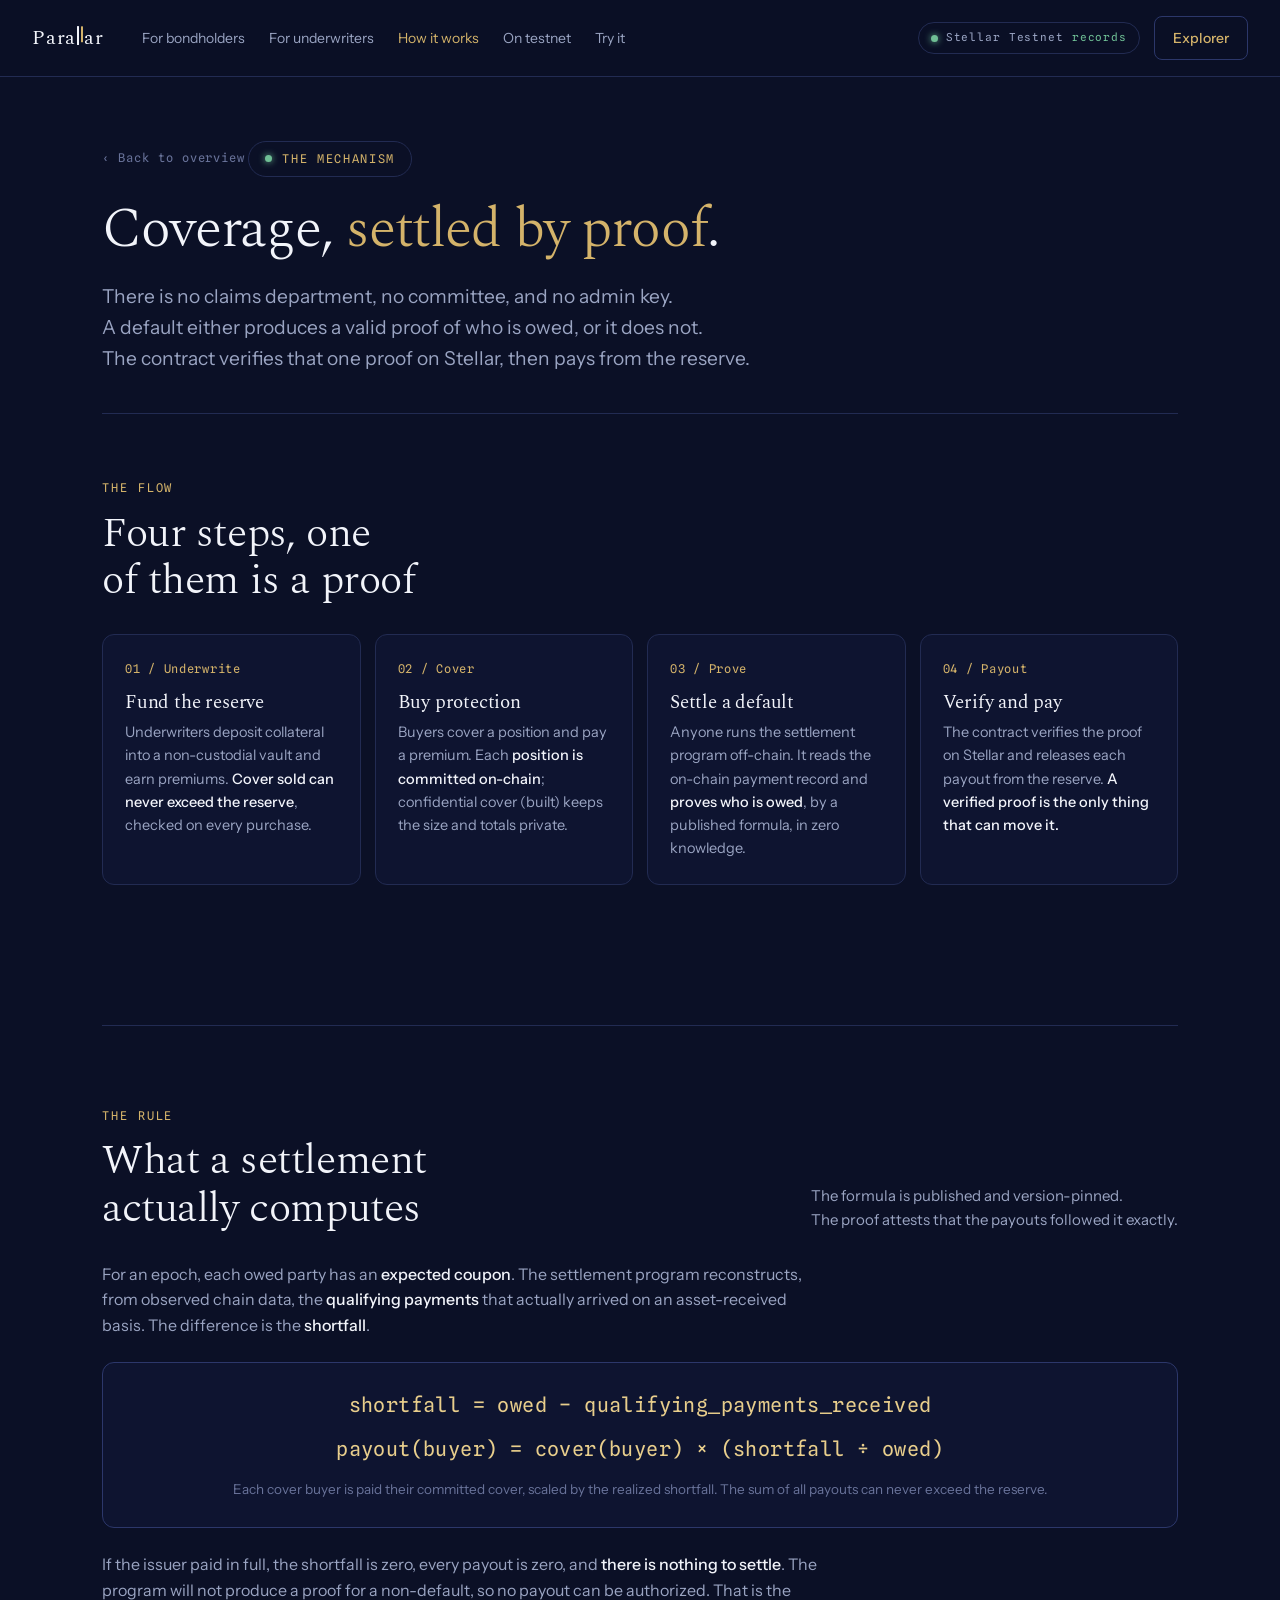
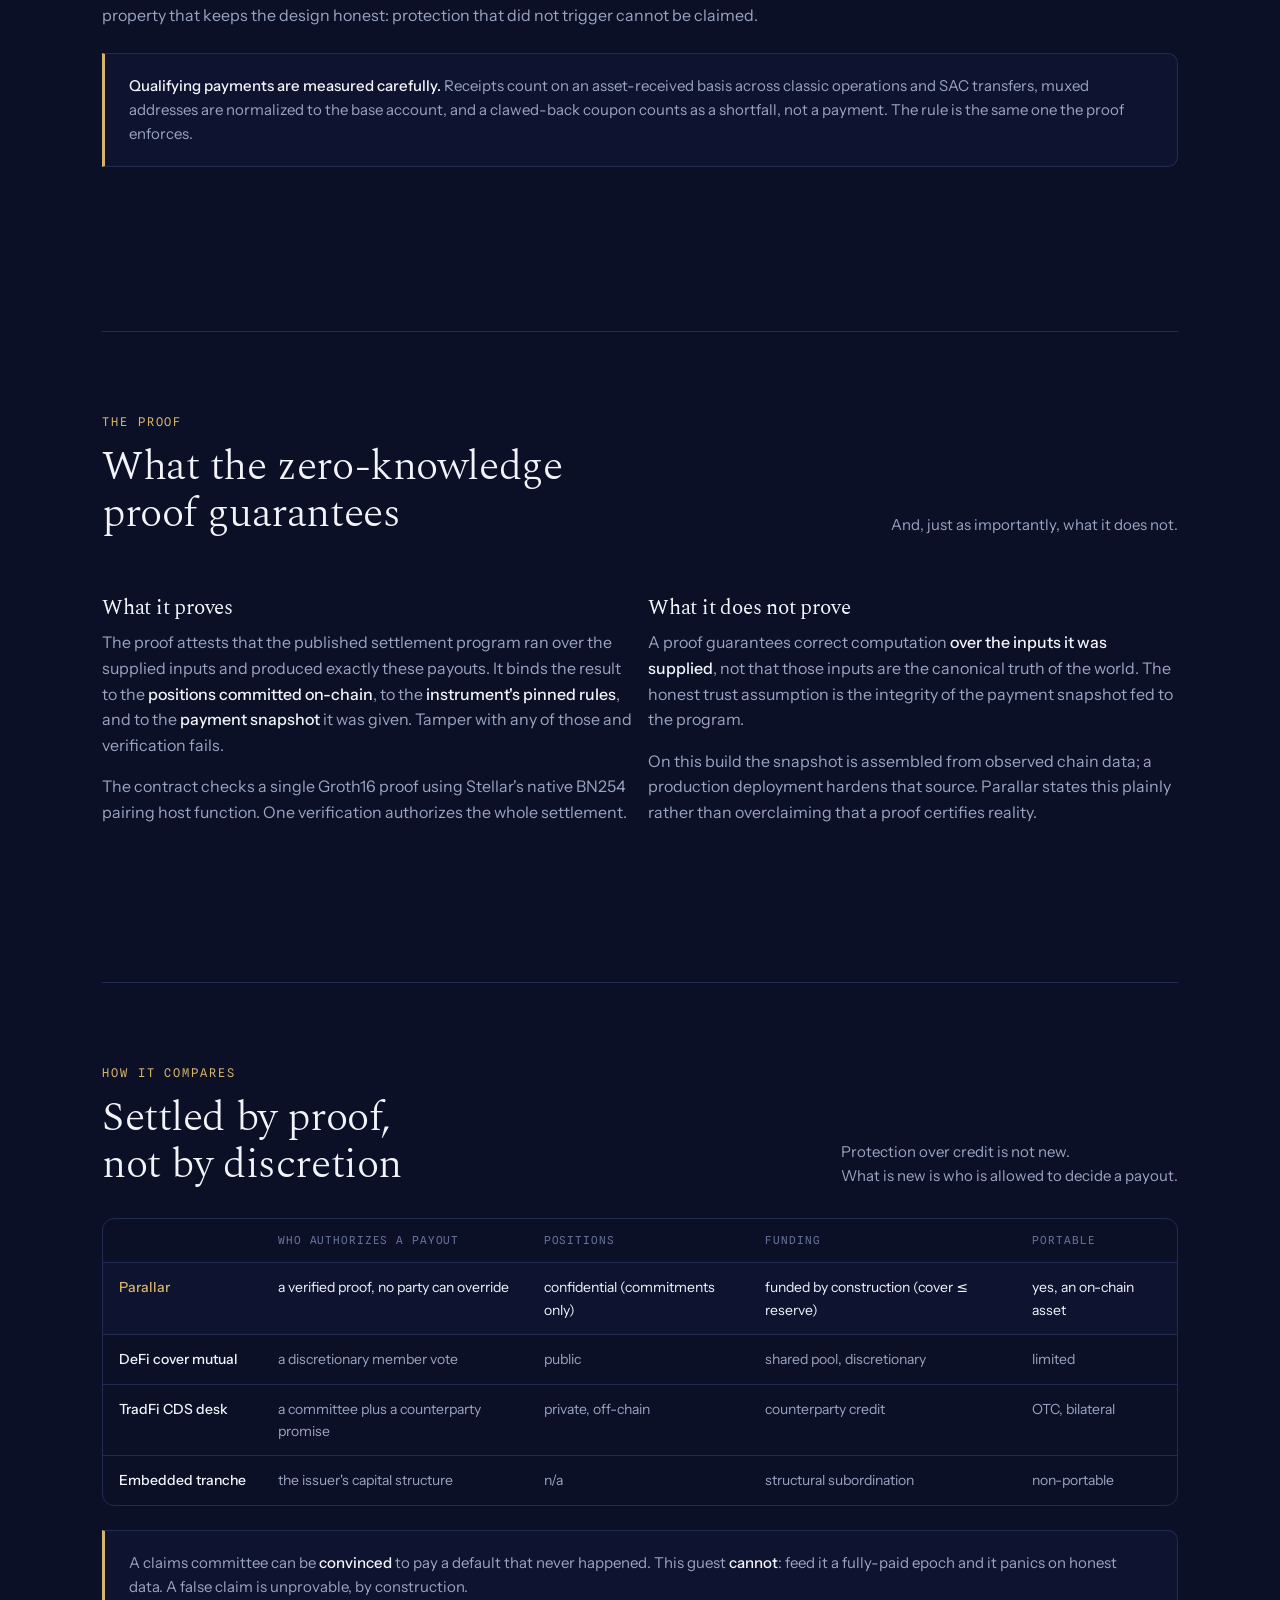
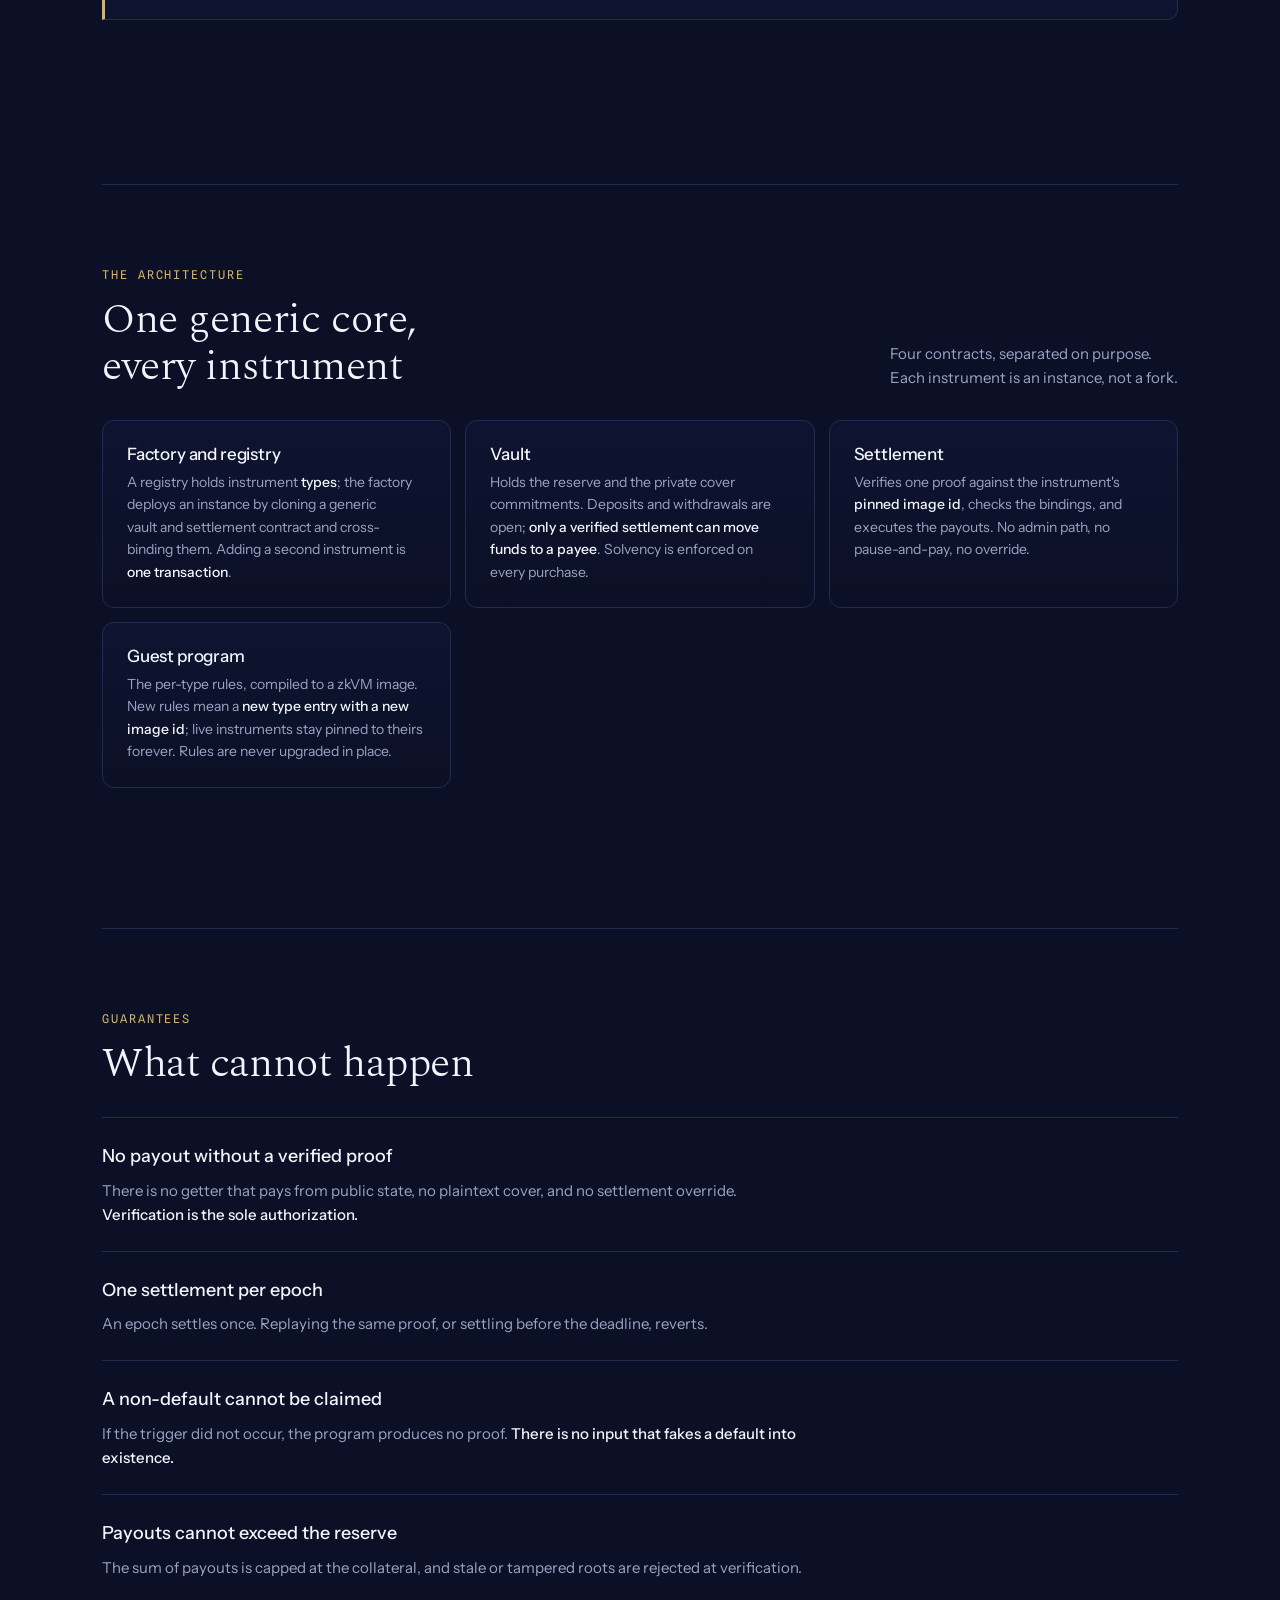
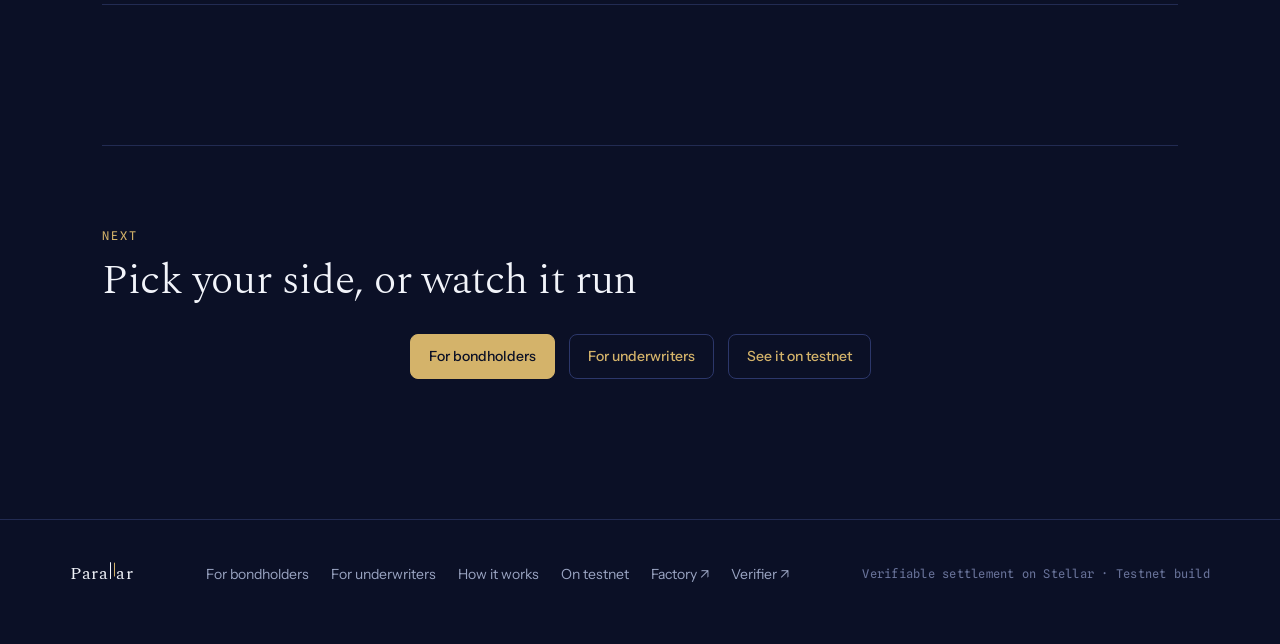
<file: frontend/how-it-works.html>
<!DOCTYPE html>
<html lang="en">
<head>
<meta charset="UTF-8">
<meta name="viewport" content="width=device-width, initial-scale=1.0">
<title>How it works · Parallar</title>
<meta name="description" content="How Parallar settles a bond default: underwriters fund a reserve, bondholders buy private cover, anyone proves who is owed with a zero-knowledge proof, and the contract verifies one proof on Stellar before releasing payouts.">
<link rel="preconnect" href="https://fonts.googleapis.com">
<link rel="preconnect" href="https://fonts.gstatic.com" crossorigin>
<link href="https://fonts.googleapis.com/css2?family=Spectral:wght@300;400&family=Instrument+Sans:wght@400;500;600&family=Spline+Sans+Mono:wght@400;500&display=swap" rel="stylesheet">
<link rel="stylesheet" href="styles.css">
</head>
<body>
<nav>
  <a class="wordmark" href="index.html">Para<span class="ll"><i></i><i></i></span>ar</a>
  <span class="links">
    <a href="bondholders.html">For bondholders</a>
    <a href="underwriters.html">For underwriters</a>
    <a href="how-it-works.html" class="active">How it works</a>
    <a href="testnet.html">On testnet</a>
    <a href="app.html">Try it</a>
  </span>
  <span class="right">
    <span class="netpill"><span class="dot"></span> Stellar Testnet <span id="net-state" style="color:var(--green)">·</span></span>
    <a class="btn ghost" id="nav-explorer" href="#" target="_blank" rel="noopener">Explorer</a>
  </span>
</nav>

<div class="wrap">
  <header class="page-hero">
    <a class="backlink" href="index.html">‹ Back to overview</a>
    <div class="eyebrow"><span class="dot"></span> The mechanism</div>
    <h1>Coverage, <span class="alt">settled by proof</span>.</h1>
    <p class="lead">There is no claims department, no committee, and no admin key.<br>
       A default either produces a valid proof of who is owed, or it does not.<br>
       The contract verifies that one proof on Stellar, then pays from the reserve.</p>
  </header>

  <section class="first">
    <div class="sec-top"><div><div class="label">The flow</div><h2>Four steps, one of them is a proof</h2></div></div>
    <div class="steps">
      <div class="scard"><div class="n">01 / Underwrite</div><h3>Fund the reserve</h3><p>Underwriters deposit collateral into a non-custodial vault and earn premiums. <b>Cover sold can never exceed the reserve</b>, checked on every purchase.</p></div>
      <div class="scard"><div class="n">02 / Cover</div><h3>Buy protection</h3><p>Buyers cover a position and pay a premium. Each <b>position is committed on-chain</b>; confidential cover (built) keeps the size and totals private.</p></div>
      <div class="scard"><div class="n">03 / Prove</div><h3>Settle a default</h3><p>Anyone runs the settlement program off-chain. It reads the on-chain payment record and <b>proves who is owed</b>, by a published formula, in zero knowledge.</p></div>
      <div class="scard"><div class="n">04 / Payout</div><h3>Verify and pay</h3><p>The contract verifies the proof on Stellar and releases each payout from the reserve. <b>A verified proof is the only thing that can move it.</b></p></div>
    </div>
  </section>

  <section>
    <div class="sec-top"><div><div class="label">The rule</div><h2>What a settlement actually computes</h2></div>
      <p>The formula is published and version-pinned.<br>
         The proof attests that the payouts followed it exactly.</p>
    </div>
    <div class="prose">
      <p>For an epoch, each owed party has an <b>expected coupon</b>. The settlement program reconstructs, from observed chain data, the <b>qualifying payments</b> that actually arrived on an asset-received basis. The difference is the <b>shortfall</b>.</p>
    </div>
    <div class="formula">
      <div class="eq">shortfall = owed − qualifying_payments_received</div>
      <div class="eq" style="margin-top:12px">payout(buyer) = cover(buyer) × (shortfall ÷ owed)</div>
      <div class="cap">Each cover buyer is paid their committed cover, scaled by the realized shortfall. The sum of all payouts can never exceed the reserve.</div>
    </div>
    <div class="prose">
      <p>If the issuer paid in full, the shortfall is zero, every payout is zero, and <b>there is nothing to settle</b>. The program will not produce a proof for a non-default, so no payout can be authorized. That is the property that keeps the design honest: protection that did not trigger cannot be claimed.</p>
    </div>
    <div class="callout"><b>Qualifying payments are measured carefully.</b> Receipts count on an asset-received basis across classic operations and SAC transfers, muxed addresses are normalized to the base account, and a clawed-back coupon counts as a shortfall, not a payment. The rule is the same one the proof enforces.</div>
  </section>

  <section>
    <div class="sec-top"><div><div class="label">The proof</div><h2>What the zero-knowledge proof guarantees</h2></div>
      <p>And, just as importantly, what it does not.</p>
    </div>
    <div class="two-col">
      <div class="prose">
        <h3>What it proves</h3>
        <p>The proof attests that the published settlement program ran over the supplied inputs and produced exactly these payouts. It binds the result to the <b>positions committed on-chain</b>, to the <b>instrument's pinned rules</b>, and to the <b>payment snapshot</b> it was given. Tamper with any of those and verification fails.</p>
        <p>The contract checks a single Groth16 proof using Stellar's native BN254 pairing host function. One verification authorizes the whole settlement.</p>
      </div>
      <div class="prose">
        <h3>What it does not prove</h3>
        <p>A proof guarantees correct computation <b>over the inputs it was supplied</b>, not that those inputs are the canonical truth of the world. The honest trust assumption is the integrity of the payment snapshot fed to the program.</p>
        <p>On this build the snapshot is assembled from observed chain data; a production deployment hardens that source. Parallar states this plainly rather than overclaiming that a proof certifies reality.</p>
      </div>
    </div>
  </section>

  <section>
    <div class="sec-top"><div><div class="label">How it compares</div><h2>Settled by proof, not by discretion</h2></div>
      <p>Protection over credit is not new.<br>
         What is new is who is allowed to decide a payout.</p>
    </div>
    <div class="cmp-wrap">
      <table class="cmp">
        <thead><tr><th></th><th>Who authorizes a payout</th><th>Positions</th><th>Funding</th><th>Portable</th></tr></thead>
        <tbody>
          <tr class="pr"><td>Parallar</td><td>a verified proof, no party can override</td><td>confidential (commitments only)</td><td>funded by construction (cover ≤ reserve)</td><td>yes, an on-chain asset</td></tr>
          <tr><td>DeFi cover mutual</td><td>a discretionary member vote</td><td>public</td><td>shared pool, discretionary</td><td>limited</td></tr>
          <tr><td>TradFi CDS desk</td><td>a committee plus a counterparty promise</td><td>private, off-chain</td><td>counterparty credit</td><td>OTC, bilateral</td></tr>
          <tr><td>Embedded tranche</td><td>the issuer's capital structure</td><td>n/a</td><td>structural subordination</td><td>non-portable</td></tr>
        </tbody>
      </table>
    </div>
    <div class="callout" style="margin-top:24px">A claims committee can be <b>convinced</b> to pay a default that never happened. This guest <b>cannot</b>: feed it a fully-paid epoch and it panics on honest data. A false claim is unprovable, by construction.</div>
  </section>

  <section>
    <div class="sec-top"><div><div class="label">The architecture</div><h2>One generic core, every instrument</h2></div>
      <p>Four contracts, separated on purpose.<br>
         Each instrument is an instance, not a fork.</p>
    </div>
    <div class="feats">
      <div class="feat"><h3>Factory and registry</h3><p>A registry holds instrument <b>types</b>; the factory deploys an instance by cloning a generic vault and settlement contract and cross-binding them. Adding a second instrument is <b>one transaction</b>.</p></div>
      <div class="feat"><h3>Vault</h3><p>Holds the reserve and the private cover commitments. Deposits and withdrawals are open; <b>only a verified settlement can move funds to a payee</b>. Solvency is enforced on every purchase.</p></div>
      <div class="feat"><h3>Settlement</h3><p>Verifies one proof against the instrument's <b>pinned image id</b>, checks the bindings, and executes the payouts. No admin path, no pause-and-pay, no override.</p></div>
      <div class="feat"><h3>Guest program</h3><p>The per-type rules, compiled to a zkVM image. New rules mean a <b>new type entry with a new image id</b>; live instruments stay pinned to theirs forever. Rules are never upgraded in place.</p></div>
    </div>
  </section>

  <section>
    <div class="sec-top"><div><div class="label">Guarantees</div><h2>What cannot happen</h2></div></div>
    <div class="qa">
      <div class="item"><div class="q">No payout without a verified proof</div><div class="a">There is no getter that pays from public state, no plaintext cover, and no settlement override. <b>Verification is the sole authorization.</b></div></div>
      <div class="item"><div class="q">One settlement per epoch</div><div class="a">An epoch settles once. Replaying the same proof, or settling before the deadline, reverts.</div></div>
      <div class="item"><div class="q">A non-default cannot be claimed</div><div class="a">If the trigger did not occur, the program produces no proof. <b>There is no input that fakes a default into existence.</b></div></div>
      <div class="item"><div class="q">Payouts cannot exceed the reserve</div><div class="a">The sum of payouts is capped at the collateral, and stale or tampered roots are rejected at verification.</div></div>
    </div>
  </section>

  <section>
    <div class="sec-top"><div><div class="label">Next</div><h2>Pick your side, or watch it run</h2></div></div>
    <div class="hero-cta">
      <a class="btn" href="bondholders.html">For bondholders</a>
      <a class="btn ghost" href="underwriters.html">For underwriters</a>
      <a class="btn ghost" href="testnet.html">See it on testnet</a>
    </div>
  </section>
</div>

<footer>
  <div class="foot-grid">
    <a class="wordmark" href="index.html" style="font-size:18px">Para<span class="ll"><i></i><i></i></span>ar</a>
    <div class="foot-links">
      <a href="bondholders.html">For bondholders</a>
      <a href="underwriters.html">For underwriters</a>
      <a href="how-it-works.html">How it works</a>
      <a href="testnet.html">On testnet</a>
      <a id="f-factory" href="#" target="_blank" rel="noopener">Factory ↗</a>
      <a id="f-verifier" href="#" target="_blank" rel="noopener">Verifier ↗</a>
    </div>
    <span class="mono">Verifiable settlement on Stellar · Testnet build</span>
  </div>
</footer>

<script type="module" src="app.js"></script>
</body>
</html>
</file>
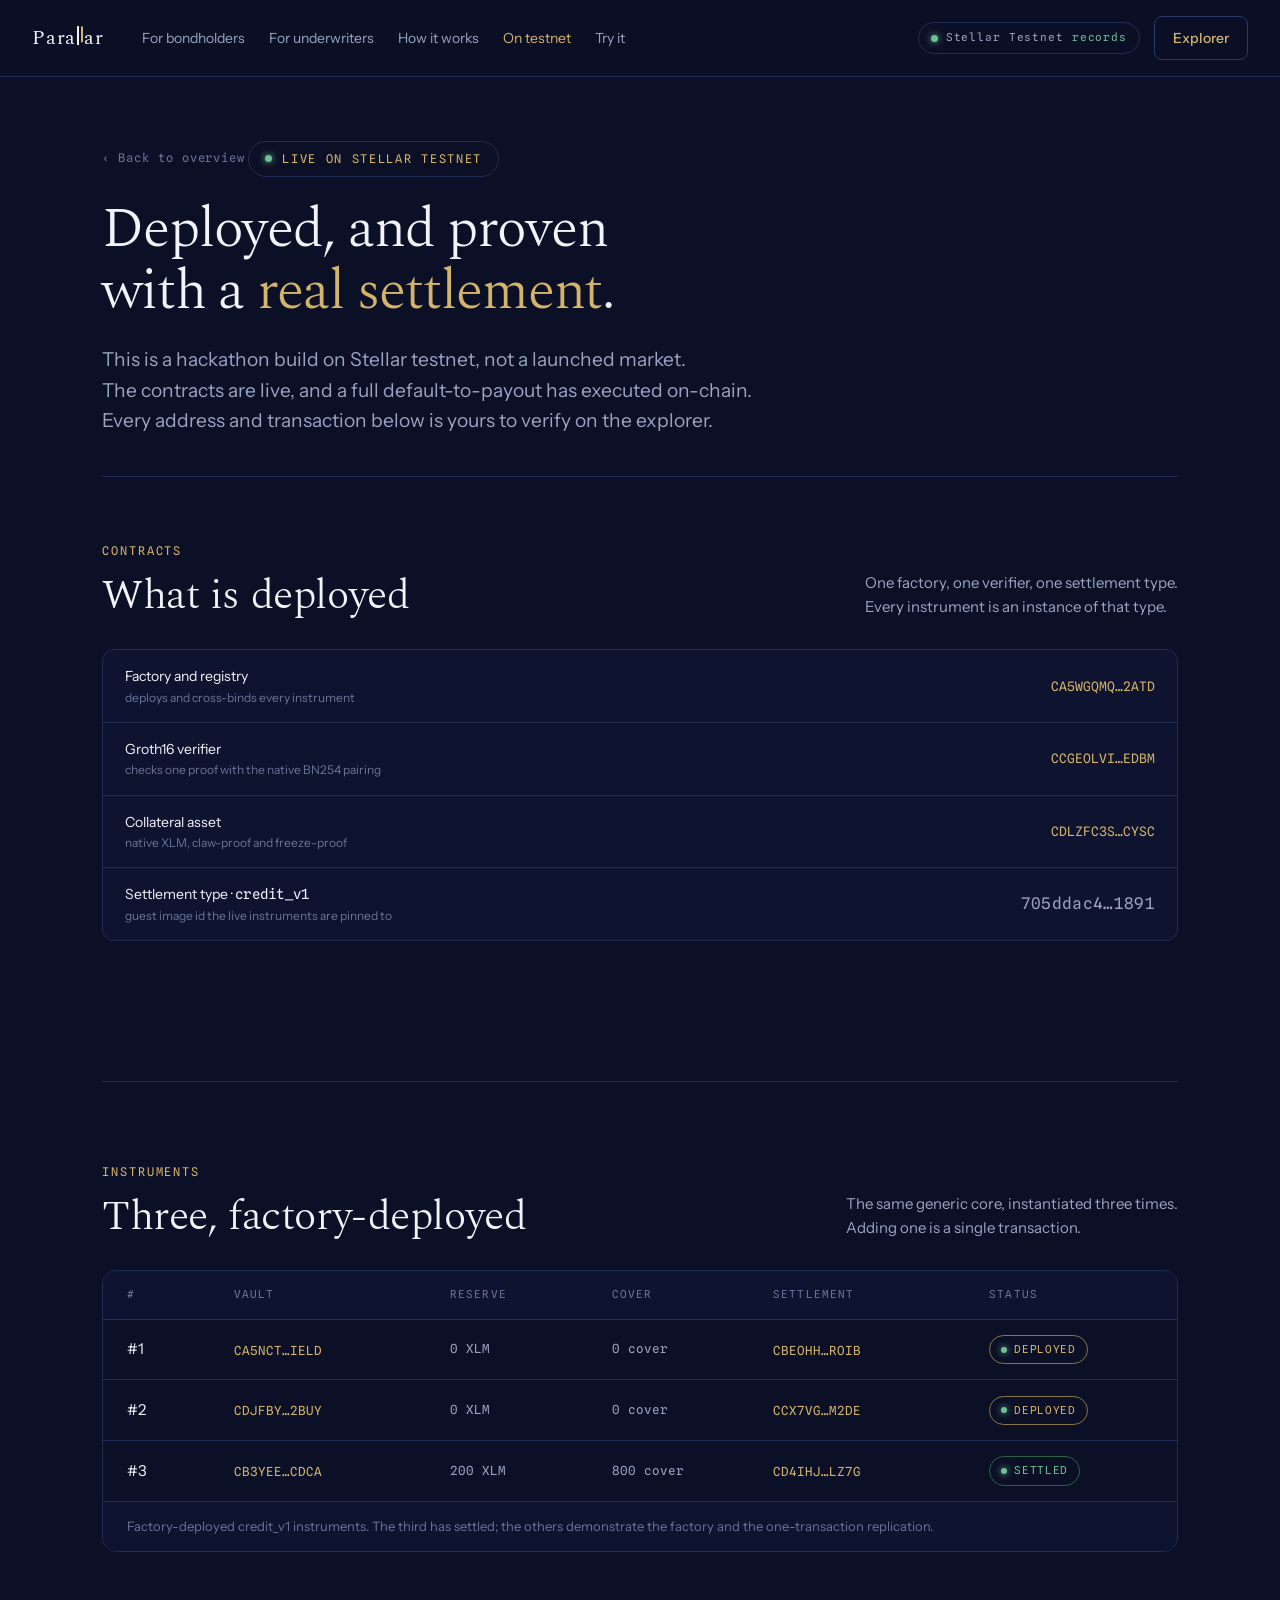
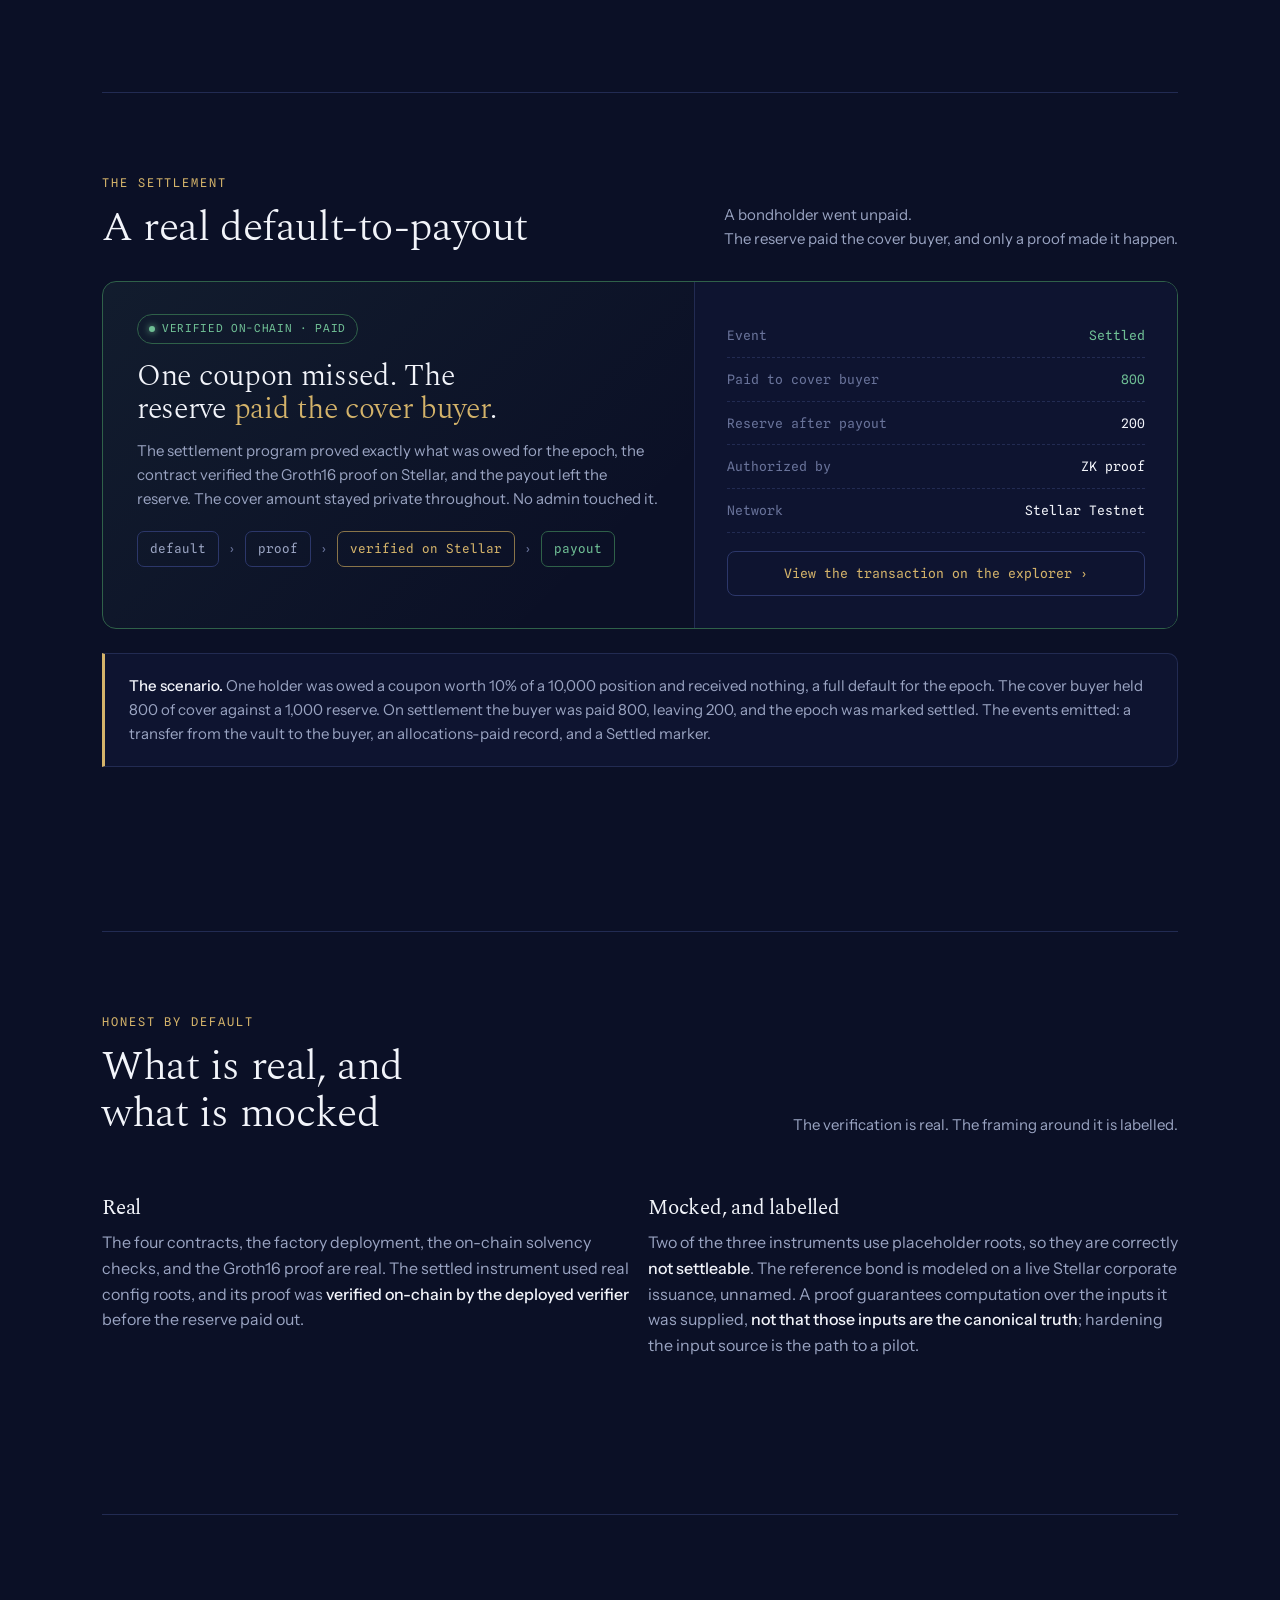
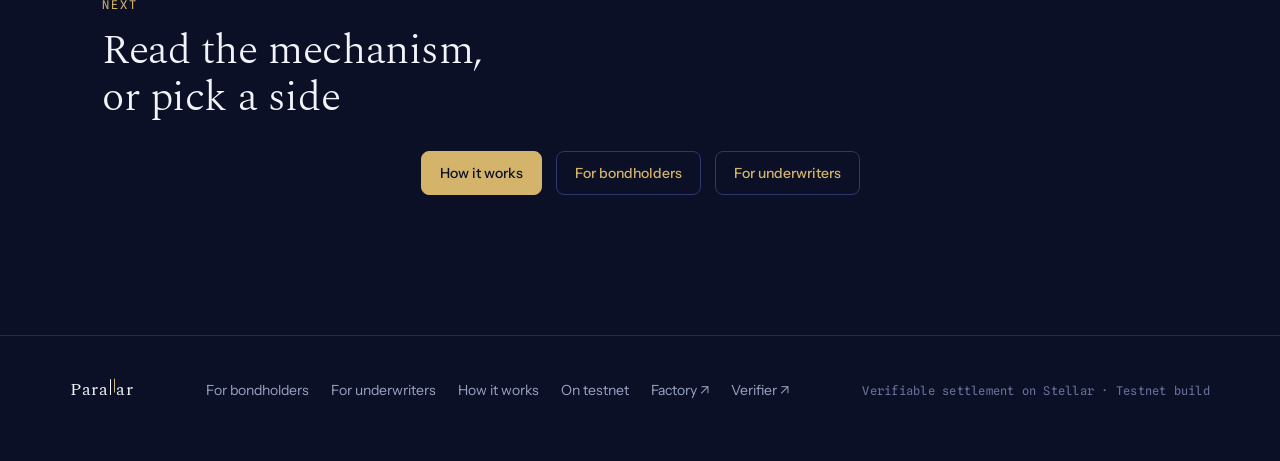
<file: frontend/testnet.html>
<!DOCTYPE html>
<html lang="en">
<head>
<meta charset="UTF-8">
<meta name="viewport" content="width=device-width, initial-scale=1.0">
<title>On testnet · Parallar</title>
<meta name="description" content="Parallar deployed on Stellar testnet: a factory, a Groth16 verifier, three factory-deployed credit_v1 instruments, and one real default-to-payout settled and verified on-chain. Every contract and transaction is linked on the explorer.">
<link rel="preconnect" href="https://fonts.googleapis.com">
<link rel="preconnect" href="https://fonts.gstatic.com" crossorigin>
<link href="https://fonts.googleapis.com/css2?family=Spectral:wght@300;400&family=Instrument+Sans:wght@400;500;600&family=Spline+Sans+Mono:wght@400;500&display=swap" rel="stylesheet">
<link rel="stylesheet" href="styles.css">
</head>
<body>
<nav>
  <a class="wordmark" href="index.html">Para<span class="ll"><i></i><i></i></span>ar</a>
  <span class="links">
    <a href="bondholders.html">For bondholders</a>
    <a href="underwriters.html">For underwriters</a>
    <a href="how-it-works.html">How it works</a>
    <a href="testnet.html" class="active">On testnet</a>
    <a href="app.html">Try it</a>
  </span>
  <span class="right">
    <span class="netpill"><span class="dot"></span> Stellar Testnet <span id="net-state" style="color:var(--green)">·</span></span>
    <a class="btn ghost" id="nav-explorer" href="#" target="_blank" rel="noopener">Explorer</a>
  </span>
</nav>

<div class="wrap">
  <header class="page-hero">
    <a class="backlink" href="index.html">‹ Back to overview</a>
    <div class="eyebrow"><span class="dot"></span> Live on Stellar testnet</div>
    <h1>Deployed, and proven with a <span class="alt">real settlement</span>.</h1>
    <p class="lead">This is a hackathon build on Stellar testnet, not a launched market.<br>
       The contracts are live, and a full default-to-payout has executed on-chain.<br>
       Every address and transaction below is yours to verify on the explorer.</p>
  </header>

  <section class="first">
    <div class="sec-top"><div><div class="label">Contracts</div><h2>What is deployed</h2></div>
      <p>One factory, one verifier, one settlement type.<br>
         Every instrument is an instance of that type.</p>
    </div>
    <div class="addr-list">
      <div class="addr-row"><span class="lbl">Factory and registry<small>deploys and cross-binds every instrument</small></span><a id="c-factory" href="#" target="_blank" rel="noopener">…</a></div>
      <div class="addr-row"><span class="lbl">Groth16 verifier<small>checks one proof with the native BN254 pairing</small></span><a id="c-verifier" href="#" target="_blank" rel="noopener">…</a></div>
      <div class="addr-row"><span class="lbl">Collateral asset<small>native XLM, claw-proof and freeze-proof</small></span><a id="c-sac" href="#" target="_blank" rel="noopener">…</a></div>
      <div class="addr-row"><span class="lbl">Settlement type · <span id="c-typeid" class="mono">credit_v1</span><small>guest image id the live instruments are pinned to</small></span><span id="c-imageid" class="mono" style="color:var(--dim)">…</span></div>
    </div>
  </section>

  <section>
    <div class="sec-top"><div><div class="label">Instruments</div><h2>Three, factory-deployed</h2></div>
      <p>The same generic core, instantiated three times.<br>
         Adding one is a single transaction.</p>
    </div>
    <div class="dep full">
      <div class="dep-head"><div>#</div><div>Vault</div><div>Reserve</div><div>Cover</div><div>Settlement</div><div>Status</div></div>
      <div id="inst-rows"></div>
      <div class="dep-note" id="dep-note">Factory-deployed credit_v1 instruments. The third has settled; the others demonstrate the factory and the one-transaction replication.</div>
    </div>
  </section>

  <section>
    <div class="sec-top"><div><div class="label">The settlement</div><h2>A real default-to-payout</h2></div>
      <p>A bondholder went unpaid.<br>
         The reserve paid the cover buyer, and only a proof made it happen.</p>
    </div>
    <div class="settle">
      <div class="left">
        <span class="tag settled"><span class="dot"></span> Verified on-chain · paid</span>
        <h3>One coupon missed. The reserve <span class="alt">paid the cover buyer</span>.</h3>
        <p>The settlement program proved exactly what was owed for the epoch, the contract verified the Groth16 proof on Stellar, and the payout left the reserve. The cover amount stayed private throughout. No admin touched it.</p>
        <div class="pipe">
          <span class="n">default</span><span class="a">›</span>
          <span class="n">proof</span><span class="a">›</span>
          <span class="n hot">verified on Stellar</span><span class="a">›</span>
          <span class="n paid">payout</span>
        </div>
      </div>
      <div class="right rcpt">
        <div class="row"><span class="k">Event</span><span class="vv g">Settled</span></div>
        <div class="row"><span class="k">Paid to cover buyer</span><span class="vv g" id="r-payout">800</span></div>
        <div class="row"><span class="k">Reserve after payout</span><span class="vv" id="r-reserve">200</span></div>
        <div class="row"><span class="k">Authorized by</span><span class="vv">ZK proof</span></div>
        <div class="row"><span class="k">Network</span><span class="vv">Stellar Testnet</span></div>
        <a class="txbtn" id="r-tx" href="#" target="_blank" rel="noopener">View the transaction on the explorer ›</a>
      </div>
    </div>
    <div class="callout" style="margin-top:24px"><b>The scenario.</b> One holder was owed a coupon worth 10% of a 10,000 position and received nothing, a full default for the epoch. The cover buyer held 800 of cover against a 1,000 reserve. On settlement the buyer was paid 800, leaving 200, and the epoch was marked settled. The events emitted: a transfer from the vault to the buyer, an allocations-paid record, and a Settled marker.</div>
  </section>

  <section>
    <div class="sec-top"><div><div class="label">Honest by default</div><h2>What is real, and what is mocked</h2></div>
      <p>The verification is real. The framing around it is labelled.</p>
    </div>
    <div class="two-col">
      <div class="prose">
        <h3>Real</h3>
        <p>The four contracts, the factory deployment, the on-chain solvency checks, and the Groth16 proof are real. The settled instrument used real config roots, and its proof was <b>verified on-chain by the deployed verifier</b> before the reserve paid out.</p>
      </div>
      <div class="prose">
        <h3>Mocked, and labelled</h3>
        <p>Two of the three instruments use placeholder roots, so they are correctly <b>not settleable</b>. The reference bond is modeled on a live Stellar corporate issuance, unnamed. A proof guarantees computation over the inputs it was supplied, <b>not that those inputs are the canonical truth</b>; hardening the input source is the path to a pilot.</p>
      </div>
    </div>
  </section>

  <section>
    <div class="sec-top"><div><div class="label">Next</div><h2>Read the mechanism, or pick a side</h2></div></div>
    <div class="hero-cta">
      <a class="btn" href="how-it-works.html">How it works</a>
      <a class="btn ghost" href="bondholders.html">For bondholders</a>
      <a class="btn ghost" href="underwriters.html">For underwriters</a>
    </div>
  </section>
</div>

<footer>
  <div class="foot-grid">
    <a class="wordmark" href="index.html" style="font-size:18px">Para<span class="ll"><i></i><i></i></span>ar</a>
    <div class="foot-links">
      <a href="bondholders.html">For bondholders</a>
      <a href="underwriters.html">For underwriters</a>
      <a href="how-it-works.html">How it works</a>
      <a href="testnet.html">On testnet</a>
      <a id="f-factory" href="#" target="_blank" rel="noopener">Factory ↗</a>
      <a id="f-verifier" href="#" target="_blank" rel="noopener">Verifier ↗</a>
    </div>
    <span class="mono">Verifiable settlement on Stellar · Testnet build</span>
  </div>
</footer>

<script type="module" src="app.js"></script>
</body>
</html>
</file>
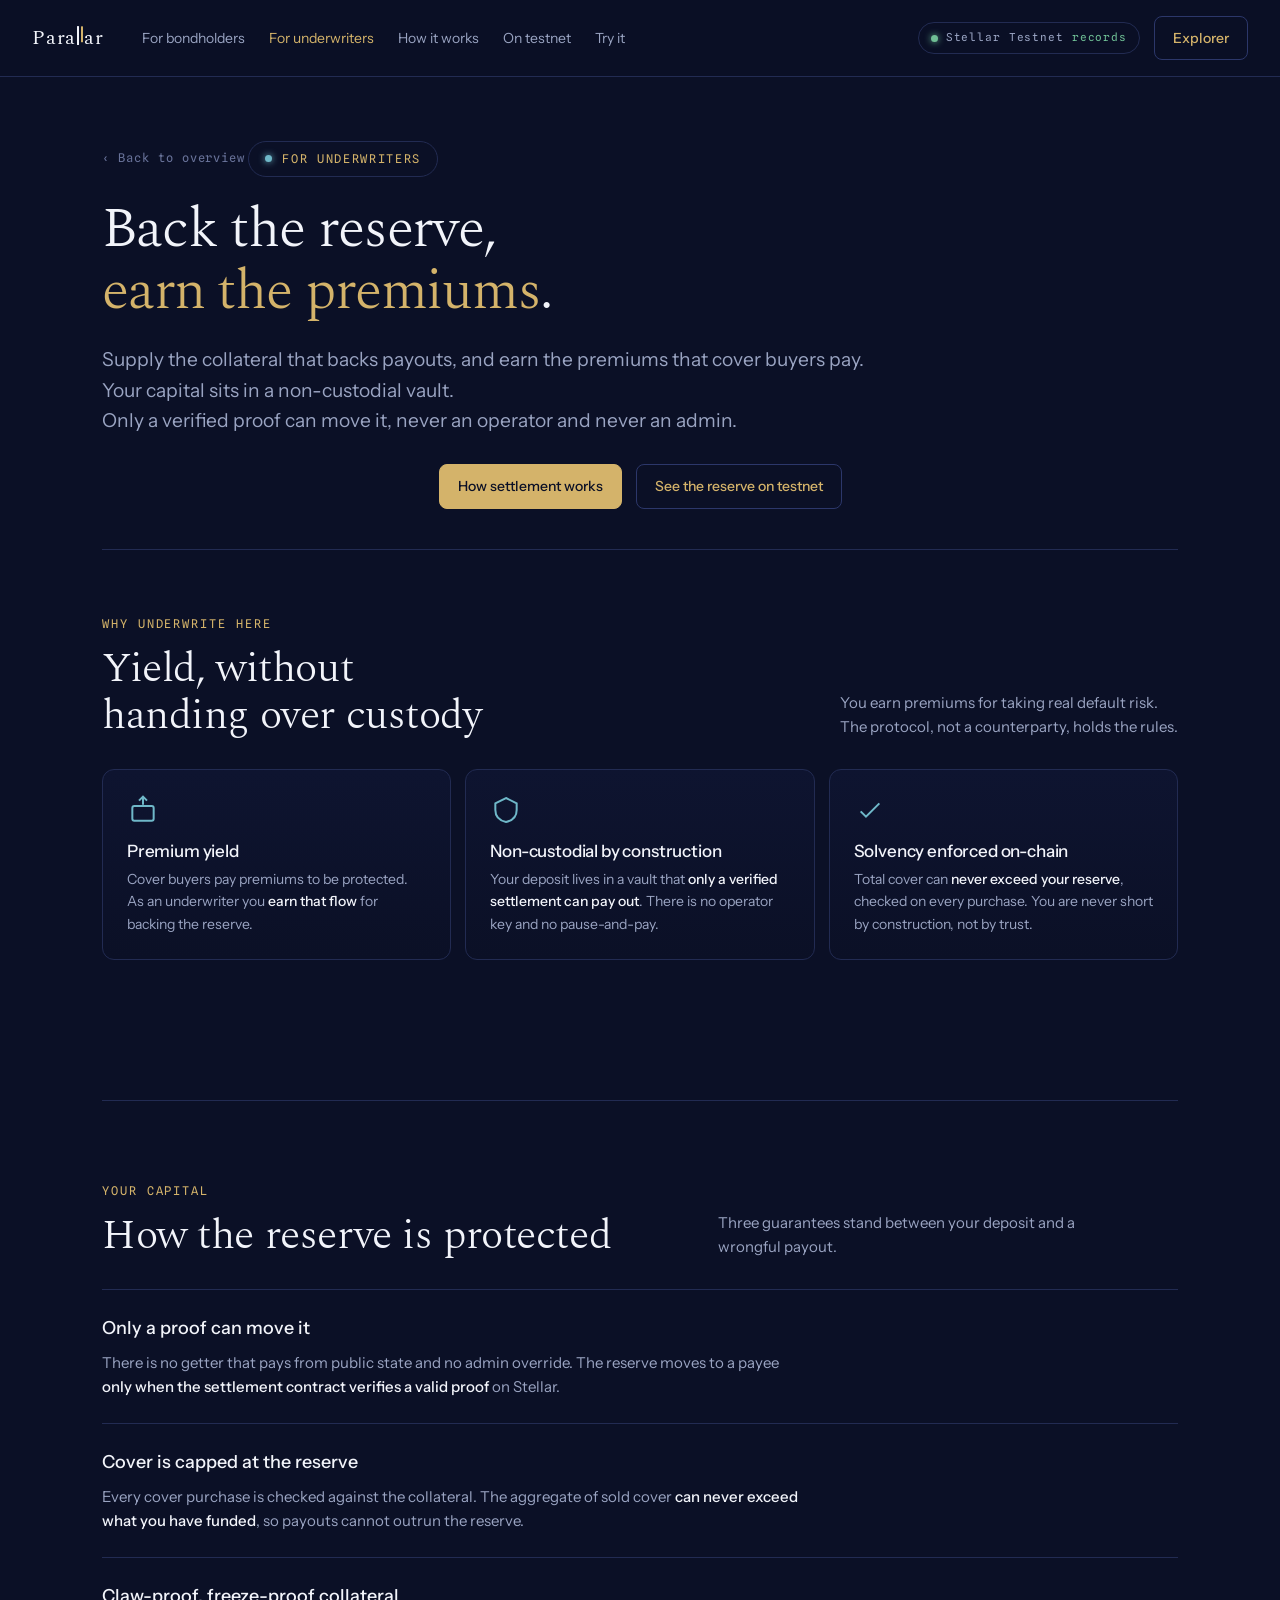
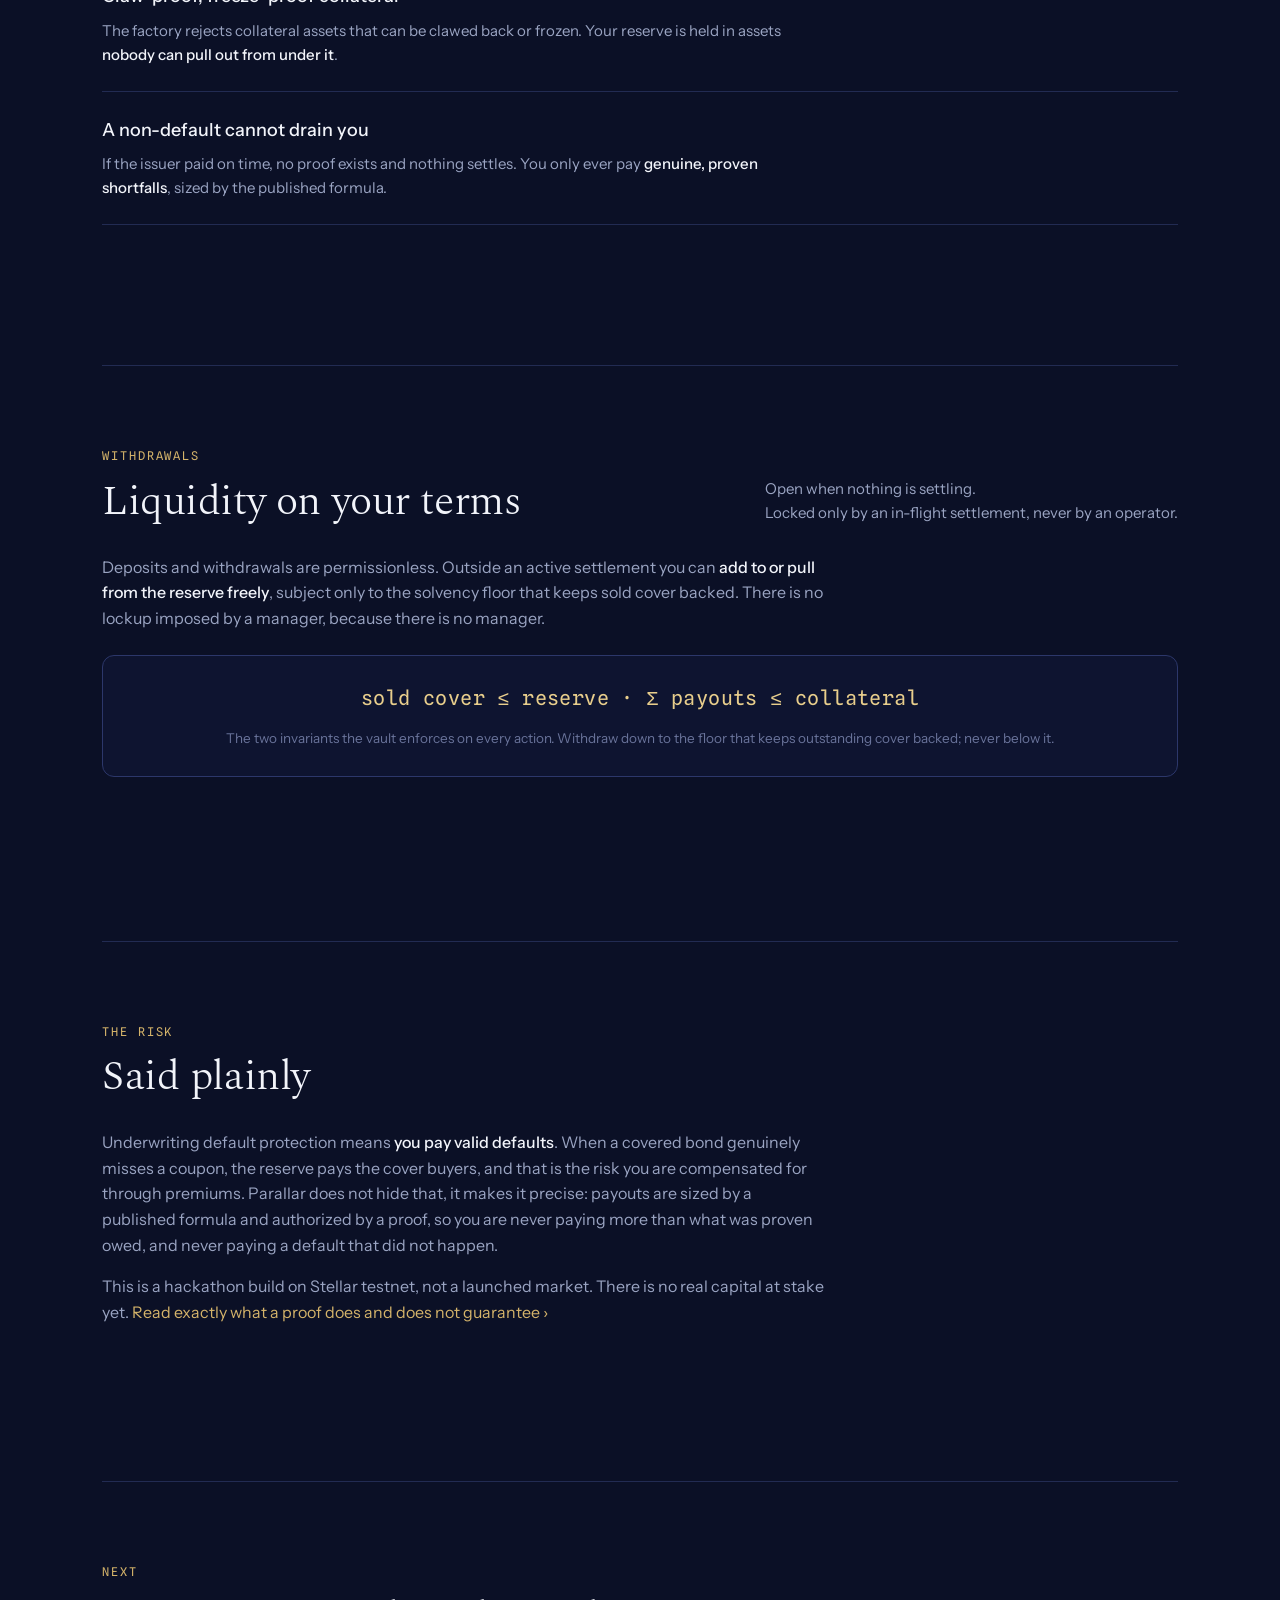
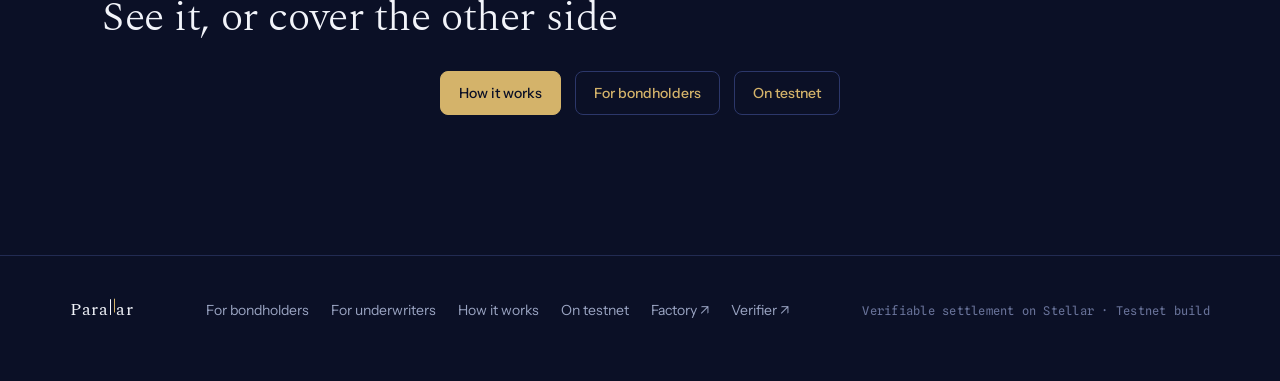
<file: frontend/underwriters.html>
<!DOCTYPE html>
<html lang="en">
<head>
<meta charset="UTF-8">
<meta name="viewport" content="width=device-width, initial-scale=1.0">
<title>For underwriters · Parallar</title>
<meta name="description" content="Underwrite default protection on tokenised bonds with Parallar. Fund a non-custodial reserve, earn premiums from cover buyers, and stay protected by on-chain solvency: only a verified zero-knowledge proof can ever move your capital.">
<link rel="preconnect" href="https://fonts.googleapis.com">
<link rel="preconnect" href="https://fonts.gstatic.com" crossorigin>
<link href="https://fonts.googleapis.com/css2?family=Spectral:wght@300;400&family=Instrument+Sans:wght@400;500;600&family=Spline+Sans+Mono:wght@400;500&display=swap" rel="stylesheet">
<link rel="stylesheet" href="styles.css">
</head>
<body>
<nav>
  <a class="wordmark" href="index.html">Para<span class="ll"><i></i><i></i></span>ar</a>
  <span class="links">
    <a href="bondholders.html">For bondholders</a>
    <a href="underwriters.html" class="active">For underwriters</a>
    <a href="how-it-works.html">How it works</a>
    <a href="testnet.html">On testnet</a>
    <a href="app.html">Try it</a>
  </span>
  <span class="right">
    <span class="netpill"><span class="dot"></span> Stellar Testnet <span id="net-state" style="color:var(--green)">·</span></span>
    <a class="btn ghost" id="nav-explorer" href="#" target="_blank" rel="noopener">Explorer</a>
  </span>
</nav>

<div class="wrap">
  <header class="page-hero">
    <a class="backlink" href="index.html">‹ Back to overview</a>
    <div class="eyebrow"><span class="dot" style="background:var(--teal);box-shadow:0 0 7px var(--teal)"></span> For underwriters</div>
    <h1>Back the reserve, <span class="alt">earn the premiums</span>.</h1>
    <p class="lead">Supply the collateral that backs payouts, and earn the premiums that cover buyers pay.<br>
       Your capital sits in a non-custodial vault.<br>
       Only a verified proof can move it, never an operator and never an admin.</p>
    <div class="hero-cta" style="margin-top:28px">
      <a class="btn" href="how-it-works.html">How settlement works</a>
      <a class="btn ghost" href="testnet.html">See the reserve on testnet</a>
    </div>
  </header>

  <section class="first">
    <div class="sec-top"><div><div class="label">Why underwrite here</div><h2>Yield, without handing over custody</h2></div>
      <p>You earn premiums for taking real default risk.<br>
         The protocol, not a counterparty, holds the rules.</p>
    </div>
    <div class="feats">
      <div class="feat"><svg class="ic" viewBox="0 0 24 24" fill="none" stroke="currentColor" stroke-width="1.5" style="color:var(--teal)"><path d="M12 2v6M9 5l3-3 3 3"/><rect x="4" y="9" width="16" height="11" rx="1.5"/></svg><h3>Premium yield</h3><p>Cover buyers pay premiums to be protected. As an underwriter you <b>earn that flow</b> for backing the reserve.</p></div>
      <div class="feat"><svg class="ic" viewBox="0 0 24 24" fill="none" stroke="currentColor" stroke-width="1.5" style="color:var(--teal)"><path d="M12 3l8 4v5c0 5-3.5 8-8 9-4.5-1-8-4-8-9V7z"/></svg><h3>Non-custodial by construction</h3><p>Your deposit lives in a vault that <b>only a verified settlement can pay out</b>. There is no operator key and no pause-and-pay.</p></div>
      <div class="feat"><svg class="ic" viewBox="0 0 24 24" fill="none" stroke="currentColor" stroke-width="1.5" style="color:var(--teal)"><path d="M5 13l4 4L19 7"/></svg><h3>Solvency enforced on-chain</h3><p>Total cover can <b>never exceed your reserve</b>, checked on every purchase. You are never short by construction, not by trust.</p></div>
    </div>
  </section>

  <section>
    <div class="sec-top"><div><div class="label">Your capital</div><h2>How the reserve is protected</h2></div>
      <p>Three guarantees stand between your deposit and a wrongful payout.</p>
    </div>
    <div class="qa">
      <div class="item"><div class="q">Only a proof can move it</div><div class="a">There is no getter that pays from public state and no admin override. The reserve moves to a payee <b>only when the settlement contract verifies a valid proof</b> on Stellar.</div></div>
      <div class="item"><div class="q">Cover is capped at the reserve</div><div class="a">Every cover purchase is checked against the collateral. The aggregate of sold cover <b>can never exceed what you have funded</b>, so payouts cannot outrun the reserve.</div></div>
      <div class="item"><div class="q">Claw-proof, freeze-proof collateral</div><div class="a">The factory rejects collateral assets that can be clawed back or frozen. Your reserve is held in assets <b>nobody can pull out from under it</b>.</div></div>
      <div class="item"><div class="q">A non-default cannot drain you</div><div class="a">If the issuer paid on time, no proof exists and nothing settles. You only ever pay <b>genuine, proven shortfalls</b>, sized by the published formula.</div></div>
    </div>
  </section>

  <section>
    <div class="sec-top"><div><div class="label">Withdrawals</div><h2>Liquidity on your terms</h2></div>
      <p>Open when nothing is settling.<br>
         Locked only by an in-flight settlement, never by an operator.</p>
    </div>
    <div class="prose">
      <p>Deposits and withdrawals are permissionless. Outside an active settlement you can <b>add to or pull from the reserve freely</b>, subject only to the solvency floor that keeps sold cover backed. There is no lockup imposed by a manager, because there is no manager.</p>
    </div>
    <div class="formula">
      <div class="eq">sold cover ≤ reserve   ·   Σ payouts ≤ collateral</div>
      <div class="cap">The two invariants the vault enforces on every action. Withdraw down to the floor that keeps outstanding cover backed; never below it.</div>
    </div>
  </section>

  <section>
    <div class="sec-top"><div><div class="label">The risk</div><h2>Said plainly</h2></div></div>
    <div class="prose">
      <p>Underwriting default protection means <b>you pay valid defaults</b>. When a covered bond genuinely misses a coupon, the reserve pays the cover buyers, and that is the risk you are compensated for through premiums. Parallar does not hide that, it makes it precise: payouts are sized by a published formula and authorized by a proof, so you are never paying more than what was proven owed, and never paying a default that did not happen.</p>
      <p>This is a hackathon build on Stellar testnet, not a launched market. There is no real capital at stake yet. <a href="how-it-works.html">Read exactly what a proof does and does not guarantee ›</a></p>
    </div>
  </section>

  <section>
    <div class="sec-top"><div><div class="label">Next</div><h2>See it, or cover the other side</h2></div></div>
    <div class="hero-cta">
      <a class="btn" href="how-it-works.html">How it works</a>
      <a class="btn ghost" href="bondholders.html">For bondholders</a>
      <a class="btn ghost" href="testnet.html">On testnet</a>
    </div>
  </section>
</div>

<footer>
  <div class="foot-grid">
    <a class="wordmark" href="index.html" style="font-size:18px">Para<span class="ll"><i></i><i></i></span>ar</a>
    <div class="foot-links">
      <a href="bondholders.html">For bondholders</a>
      <a href="underwriters.html">For underwriters</a>
      <a href="how-it-works.html">How it works</a>
      <a href="testnet.html">On testnet</a>
      <a id="f-factory" href="#" target="_blank" rel="noopener">Factory ↗</a>
      <a id="f-verifier" href="#" target="_blank" rel="noopener">Verifier ↗</a>
    </div>
    <span class="mono">Verifiable settlement on Stellar · Testnet build</span>
  </div>
</footer>

<script type="module" src="app.js"></script>
</body>
</html>
</file>
<file: frontend/styles.css>
:root{
  --ink:#0B1026; --ink-2:#0E1430; --ink-3:#141C40; --ink-4:#1A2350;
  --paper:#F2F4FA; --dim:#9AA4C2; --faint:#69739A;
  --brass:#D4B36A; --brass-bright:#E8CE8C; --brass-dim:#897449;
  --teal:#6FB8C9; --teal-dim:#2f5a64;
  --red:#D07A70; --green:#6FBF95; --green-dim:#2f6149;
  --hairline:#222B52; --line-2:#2C376A; --max:1140px;
}
*{margin:0;padding:0;box-sizing:border-box}
html{scroll-behavior:smooth}
body{background:var(--ink);color:var(--paper);font-family:'Instrument Sans',system-ui,sans-serif;font-size:16px;line-height:1.6;-webkit-font-smoothing:antialiased;overflow-x:hidden}
::selection{background:var(--brass);color:var(--ink)}
h1,h2,h3,.serif{font-family:'Spectral',serif;font-weight:300;line-height:1.12;letter-spacing:-0.01em;text-wrap:balance}
.mono{font-family:'Spline Sans Mono',monospace;letter-spacing:.02em}
a{color:var(--brass);text-decoration:none}
a:hover{color:var(--brass-bright)}
svg{display:block}
/* kill orphans in body copy automatically */
p,li,.lead,.sub,.desc{text-wrap:pretty}

.wordmark{display:inline-flex;align-items:baseline;font-family:'Spectral',serif;font-weight:400;letter-spacing:.04em;color:var(--paper)}
.wordmark .ll{display:inline-flex;align-items:flex-end;margin:0 .04em;position:relative;top:.02em}
.wordmark .ll i{display:block;width:.085em;background:var(--paper);height:.92em;border-radius:.5px}
.wordmark .ll i+i{margin-left:.14em;background:var(--brass);height:.78em;transform:translateY(-.14em)}
a.wordmark:hover{color:var(--paper)}

nav{position:sticky;top:0;z-index:60;display:flex;align-items:center;gap:28px;padding:16px 32px;background:rgba(11,16,38,.9);border-bottom:1px solid var(--hairline);backdrop-filter:blur(8px)}
nav .wordmark{font-size:20px}
nav .links{display:flex;gap:24px;margin-left:10px;font-size:14px}
nav .links a{color:var(--dim)}
nav .links a:hover,nav .links a.active{color:var(--paper)}
nav .links a.active{color:var(--brass)}
nav .right{margin-left:auto;display:flex;align-items:center;gap:14px}
.netpill{display:inline-flex;align-items:center;gap:8px;font-family:'Spline Sans Mono',monospace;font-size:11px;letter-spacing:.08em;color:var(--dim);border:1px solid var(--hairline);padding:6px 12px;border-radius:999px}
.dot{width:7px;height:7px;border-radius:50%;background:var(--green);box-shadow:0 0 7px var(--green)}
.btn{display:inline-flex;align-items:center;gap:8px;font-size:14px;font-weight:500;padding:10px 18px;border-radius:8px;border:1px solid var(--brass);color:var(--ink);background:var(--brass);transition:.18s;cursor:pointer}
.btn:hover{background:var(--brass-bright)}
.btn.ghost{background:transparent;color:var(--brass);border-color:var(--line-2)}
.btn.ghost:hover{border-color:var(--brass);color:var(--brass-bright)}

.wrap{max-width:var(--max);margin:0 auto;padding:0 32px}

.hero{padding:88px 0 8px;text-align:center}
.eyebrow{display:inline-flex;align-items:center;gap:10px;font-family:'Spline Sans Mono',monospace;font-size:12px;letter-spacing:.14em;text-transform:uppercase;color:var(--brass);border:1px solid var(--hairline);border-radius:999px;padding:7px 16px;margin-bottom:30px}
.hero h1{font-size:clamp(40px,6vw,72px);max-width:22ch;margin:0 auto 24px;letter-spacing:-0.02em}
.hero h1 .alt{color:var(--brass)}
.hero .sub{font-size:clamp(17px,1.6vw,20px);color:var(--dim);max-width:56ch;margin:0 auto 16px}
.hero .sub strong{color:var(--paper);font-weight:500}
.hero .tags{font-family:'Spline Sans Mono',monospace;font-size:13px;color:var(--faint);margin-bottom:34px}
.hero .tags b{color:var(--brass)}
.hero-cta{display:flex;gap:14px;justify-content:center;flex-wrap:wrap}

/* sub-page header (smaller than the home hero) */
.page-hero{padding:64px 0 40px;border-bottom:1px solid var(--hairline)}
.page-hero .eyebrow{margin-bottom:22px}
.page-hero h1{font-size:clamp(34px,4.6vw,56px);max-width:30ch;margin-bottom:20px;letter-spacing:-0.02em}
.page-hero h1 .alt{color:var(--brass)}
.page-hero .lead{font-size:clamp(17px,1.5vw,20px);color:var(--dim);max-width:60ch}
.page-hero .lead strong{color:var(--paper);font-weight:500}
.backlink{font-family:'Spline Sans Mono',monospace;font-size:12px;letter-spacing:.08em;color:var(--faint);margin-bottom:22px;display:inline-block}
.backlink:hover{color:var(--brass)}

.stats{max-width:var(--max);margin:60px auto 0;padding:0 32px}
.stats-lab{font-family:'Spline Sans Mono',monospace;font-size:11px;letter-spacing:.16em;text-transform:uppercase;color:var(--faint);text-align:center;margin-bottom:16px}
.stats-grid{display:grid;grid-template-columns:repeat(4,1fr);border:1px solid var(--hairline);border-radius:14px;overflow:hidden;background:var(--ink-2)}
.stat{padding:24px 22px;border-right:1px solid var(--hairline)}
.stat:last-child{border-right:none}
.stat .v{font-family:'Spectral',serif;font-weight:300;font-size:32px;color:var(--paper);line-height:1}
.stat .v .live{color:var(--green)}
.stat .k{font-family:'Spline Sans Mono',monospace;font-size:11px;letter-spacing:.08em;text-transform:uppercase;color:var(--faint);margin-top:12px}

section{padding:80px 0;border-top:1px solid var(--hairline);margin-top:60px}
section.first{border-top:none;margin-top:0;padding-top:64px}
.sec-top{display:flex;align-items:flex-end;justify-content:space-between;gap:20px;margin-bottom:30px;flex-wrap:wrap}
.sec-top .label{font-family:'Spline Sans Mono',monospace;font-size:12px;letter-spacing:.16em;text-transform:uppercase;color:var(--brass);margin-bottom:12px}
.sec-top h2{font-size:clamp(28px,3.4vw,42px);max-width:28ch}
.sec-top p{color:var(--dim);max-width:46ch;font-size:15px}
.sec-link{font-family:'Spline Sans Mono',monospace;font-size:13px;margin-top:18px;display:inline-block}

/* prose / lead blocks for content pages */
.lead{font-size:clamp(17px,1.5vw,20px);color:var(--dim);max-width:62ch}
.lead strong{color:var(--paper);font-weight:500}
.prose{max-width:66ch;color:var(--dim);font-size:16px}
.prose p{margin-bottom:16px}
.prose p strong,.prose b{color:var(--paper);font-weight:500}
.prose h3{font-size:21px;font-weight:400;color:var(--paper);margin:30px 0 10px}

/* callout + formula */
.callout{border:1px solid var(--hairline);border-left:3px solid var(--brass);border-radius:0 10px 10px 0;background:var(--ink-2);padding:20px 24px;margin:24px 0;color:var(--dim);font-size:15px}
.callout b{color:var(--paper);font-weight:500}
.formula{border:1px solid var(--line-2);border-radius:12px;background:var(--ink-2);padding:26px 28px;text-align:center;margin:24px 0}
.formula .eq{font-family:'Spline Sans Mono',monospace;font-size:clamp(15px,2vw,20px);color:var(--brass-bright);letter-spacing:.02em}
.formula .cap{font-size:13.5px;color:var(--faint);margin-top:14px}

/* generic two-column */
.two-col{display:grid;grid-template-columns:repeat(2,1fr);gap:16px}
.three-col{display:grid;grid-template-columns:repeat(3,1fr);gap:14px}

/* overview cards (the two participant sides) */
.sides{display:grid;grid-template-columns:1fr 1fr;gap:16px}
.side{border:1px solid var(--hairline);border-radius:14px;padding:30px 30px;background:var(--ink-2);position:relative;overflow:hidden}
.side::before{content:"";position:absolute;left:0;top:0;bottom:0;width:3px}
.side.buy::before{background:var(--brass)}
.side.under::before{background:var(--teal)}
.side .who{font-family:'Spline Sans Mono',monospace;font-size:11px;letter-spacing:.12em;text-transform:uppercase;margin-bottom:14px}
.side.buy .who{color:var(--brass)}
.side.under .who{color:var(--teal)}
.side h3{font-size:24px;font-weight:400;margin-bottom:10px}
.side .desc{color:var(--dim);font-size:15px;margin-bottom:20px}
.side .desc b{color:var(--paper);font-weight:500}
.side ul{list-style:none;display:grid;gap:11px}
.side li{display:grid;grid-template-columns:20px 1fr;gap:11px;font-size:14.5px;color:var(--dim)}
.side li b{color:var(--paper);font-weight:500}
.side li .ck{color:var(--green);font-family:'Spline Sans Mono',monospace}
.side.under li .ck{color:var(--teal)}
.side .more{margin-top:20px;font-family:'Spline Sans Mono',monospace;font-size:13px;display:inline-block}

.steps{display:grid;grid-template-columns:repeat(4,1fr);gap:14px}
.scard{border:1px solid var(--hairline);border-radius:12px;background:var(--ink-2);padding:24px 22px}
.scard .n{font-family:'Spline Sans Mono',monospace;font-size:12px;color:var(--brass);letter-spacing:.06em}
.scard h3{font-size:19px;margin:14px 0 8px;font-weight:400}
.scard p{font-size:14.5px;color:var(--dim)}
.scard p b{color:var(--paper);font-weight:500}

.feats{display:grid;grid-template-columns:repeat(3,1fr);gap:14px}
.feat{border:1px solid var(--hairline);border-radius:12px;padding:24px;background:linear-gradient(180deg,var(--ink-2),var(--ink))}
.feat .ic{width:32px;height:32px;color:var(--brass);margin-bottom:16px}
.feat h3{font-size:17px;font-weight:500;margin-bottom:7px;font-family:'Instrument Sans'}
.feat p{font-size:14px;color:var(--dim)}
.feat p b{color:var(--paper);font-weight:500}

/* product-suite gallery (app page) */
.prod .prod-top{display:flex;align-items:center;justify-content:space-between;gap:10px;margin-bottom:14px;flex-wrap:wrap}
.prod-id{font-family:'Spline Sans Mono',monospace;font-size:11px;color:var(--brass);letter-spacing:.01em;word-break:break-word}
.tag.built{color:var(--brass);border-color:var(--brass-dim)}
.prod-foot{max-width:72ch;margin-top:24px;color:var(--faint);font-size:14px}
.prod-foot code{font-family:'Spline Sans Mono',monospace;color:var(--brass);font-size:13px}

/* deployed-on-testnet table */
.dep{border:1px solid var(--hairline);border-radius:14px;overflow:hidden}
.dep-head,.dep-row{display:grid;grid-template-columns:1.8fr 1fr 1.1fr 1fr;gap:16px;padding:15px 24px;align-items:center}
.dep-head{background:var(--ink-2);font-family:'Spline Sans Mono',monospace;font-size:11px;letter-spacing:.1em;text-transform:uppercase;color:var(--faint);border-bottom:1px solid var(--hairline)}
.dep-row{border-bottom:1px solid var(--hairline)}
.dep-row:last-child{border-bottom:none}
.dep-row:hover{background:var(--ink-2)}
.dep-row .name{font-size:15px;color:var(--paper)}
.dep-row .sm{font-family:'Spline Sans Mono',monospace;font-size:12.5px;color:var(--dim)}
.dep-row a{font-family:'Spline Sans Mono',monospace;font-size:12.5px}
.tag{display:inline-flex;align-items:center;gap:7px;font-family:'Spline Sans Mono',monospace;font-size:11px;letter-spacing:.06em;text-transform:uppercase;padding:5px 11px;border-radius:999px;border:1px solid var(--line-2);color:var(--dim)}
.tag.settled{color:var(--green);border-color:var(--green-dim)}
.tag.deployed{color:var(--brass);border-color:var(--brass-dim)}
.tag .dot{width:6px;height:6px}
.dep-note{padding:14px 24px;background:var(--ink-2);font-size:13px;color:var(--faint);border-top:1px solid var(--hairline)}
.dep.full .dep-head,.dep.full .dep-row{grid-template-columns:.5fr 1.1fr .8fr .8fr 1.1fr .9fr}

/* contract address rows */
.addr-list{display:grid;gap:1px;background:var(--hairline);border:1px solid var(--hairline);border-radius:12px;overflow:hidden}
.addr-row{display:flex;justify-content:space-between;align-items:center;gap:16px;background:var(--ink-2);padding:15px 22px;flex-wrap:wrap}
.addr-row .lbl{font-size:14px;color:var(--paper)}
.addr-row .lbl small{display:block;color:var(--faint);font-size:12px}
.addr-row a{font-family:'Spline Sans Mono',monospace;font-size:13px}

.settle{display:grid;grid-template-columns:1.1fr .9fr;border:1px solid var(--green-dim);border-radius:14px;overflow:hidden;background:linear-gradient(135deg,rgba(111,191,149,.07),transparent 55%);margin-top:16px}
.settle .left{padding:32px 34px}
.settle .right{padding:32px;border-left:1px solid var(--hairline);background:var(--ink-2)}
.settle .tag{margin-bottom:16px}
.settle h3{font-size:clamp(22px,2.5vw,30px);font-weight:300;margin-bottom:12px;font-family:'Spectral',serif}
.settle h3 .alt{color:var(--brass)}
.settle p{color:var(--dim);font-size:15px}
.settle p b{color:var(--paper);font-weight:500}
.pipe{display:flex;align-items:center;gap:9px;flex-wrap:wrap;margin-top:20px;font-family:'Spline Sans Mono',monospace;font-size:12.5px}
.pipe .n{padding:7px 12px;border:1px solid var(--line-2);border-radius:7px;color:var(--dim)}
.pipe .n.hot{color:var(--brass);border-color:var(--brass-dim)}
.pipe .n.paid{color:var(--green);border-color:var(--green-dim)}
.pipe .a{color:var(--faint)}
.rcpt{font-family:'Spline Sans Mono',monospace;font-size:13px}
.rcpt .row{display:flex;justify-content:space-between;gap:12px;padding:11px 0;border-bottom:1px dashed var(--hairline)}
.rcpt .row:last-child{border-bottom:none}
.rcpt .row .k{color:var(--faint)}
.rcpt .row .vv{color:var(--paper);text-align:right}
.rcpt .row .vv.g{color:var(--green)}
.rcpt .txbtn{display:block;margin-top:18px;text-align:center;font-size:13px;border:1px solid var(--line-2);border-radius:8px;padding:11px;color:var(--brass)}
.rcpt .txbtn:hover{border-color:var(--brass)}

/* interactive dApp */
.panel{border:1px solid var(--hairline);border-radius:14px;background:var(--ink-2);padding:26px 28px;margin-bottom:16px}
.panel h3{font-size:20px;font-weight:400;margin-bottom:6px}
.panel .hint{color:var(--faint);font-size:14px;margin-bottom:16px;text-wrap:pretty}
.wstate{display:flex;align-items:center;gap:12px;flex-wrap:wrap;font-family:'Spline Sans Mono',monospace;font-size:13px;color:var(--dim)}
.wstate .ok{color:var(--green)}
.wstate .warn{color:var(--red)}
.field{display:flex;gap:10px;align-items:center;flex-wrap:wrap;margin:14px 0}
.field label{font-size:13px;color:var(--faint);min-width:130px}
.field input,.field select{background:var(--ink);border:1px solid var(--line-2);border-radius:8px;color:var(--paper);padding:10px 12px;font-family:'Spline Sans Mono',monospace;font-size:14px;min-width:160px}
.field input:focus,.field select:focus{outline:none;border-color:var(--brass)}
.btn[disabled]{opacity:.45;cursor:not-allowed}
.out{font-family:'Spline Sans Mono',monospace;font-size:12.5px;color:var(--dim);background:var(--ink);border:1px solid var(--hairline);border-radius:8px;padding:14px;margin-top:14px;white-space:pre-wrap;word-break:break-all;display:none}
.out.show{display:block}
.out .g{color:var(--green)}
.out .b{color:var(--red)}
.out a{font-size:12.5px}
.actions2{display:grid;grid-template-columns:1fr 1fr;gap:16px}
@media(max-width:860px){.actions2{grid-template-columns:1fr}}
.picker{display:grid;gap:10px;margin-top:6px}
.pick{display:flex;justify-content:space-between;gap:12px;align-items:center;border:1px solid var(--hairline);border-radius:10px;padding:12px 16px;cursor:pointer;background:var(--ink)}
.pick:hover{border-color:var(--line-2)}
.pick.sel{border-color:var(--brass);background:var(--ink-2)}
.pick .nm{font-size:14px;color:var(--paper)}
.pick .meta{font-family:'Spline Sans Mono',monospace;font-size:12px;color:var(--faint)}

/* comparison table */
.cmp-wrap{border:1px solid var(--hairline);border-radius:12px;overflow:hidden}
.cmp{width:100%;border-collapse:collapse;font-size:14px}
.cmp th,.cmp td{text-align:left;padding:13px 16px;border-bottom:1px solid var(--hairline);vertical-align:top}
.cmp tr:last-child td{border-bottom:none}
.cmp thead th{font-family:'Spline Sans Mono',monospace;font-size:11px;letter-spacing:.08em;text-transform:uppercase;color:var(--faint);font-weight:400}
.cmp td{color:var(--dim)}
.cmp td:first-child{color:var(--paper);font-weight:500;white-space:nowrap}
.cmp tbody tr.pr{background:var(--ink-2)}
.cmp tbody tr.pr td{color:var(--paper)}
.cmp tbody tr.pr td:first-child{color:var(--brass)}
@media(max-width:860px){.cmp,.cmp thead{font-size:12px}.cmp th,.cmp td{padding:10px 10px}}

/* faq / numbered list for content pages */
.qa{border-top:1px solid var(--hairline)}
.qa .item{padding:24px 0;border-bottom:1px solid var(--hairline)}
.qa .q{font-size:18px;color:var(--paper);font-weight:500;margin-bottom:8px;font-family:'Instrument Sans'}
.qa .a{color:var(--dim);font-size:15px;max-width:70ch}
.qa .a b{color:var(--paper);font-weight:500}

footer{padding:40px 32px 56px;border-top:1px solid var(--hairline);margin-top:60px}
.foot-grid{max-width:var(--max);margin:0 auto;display:flex;justify-content:space-between;align-items:center;gap:24px;flex-wrap:wrap}
.foot-grid .mono{font-size:12px;color:var(--faint)}
.foot-links{display:flex;gap:22px;font-size:14px;flex-wrap:wrap}
.foot-links a{color:var(--dim)}.foot-links a:hover{color:var(--brass)}
.err{color:var(--red);text-align:center;padding:30px}

@media(max-width:860px){
  .stats-grid{grid-template-columns:1fr 1fr}.stat{border-bottom:1px solid var(--hairline)}
  .sides,.two-col{grid-template-columns:1fr}.steps{grid-template-columns:1fr 1fr}.feats,.three-col{grid-template-columns:1fr}
  .settle{grid-template-columns:1fr}.settle .right{border-left:none;border-top:1px solid var(--hairline)}
  nav{gap:14px}nav .links{display:none}.dep-head{display:none}.dep-row{grid-template-columns:1fr 1fr;gap:8px 16px}
  .dep.full .dep-row{grid-template-columns:1fr 1fr}
}
</file>
